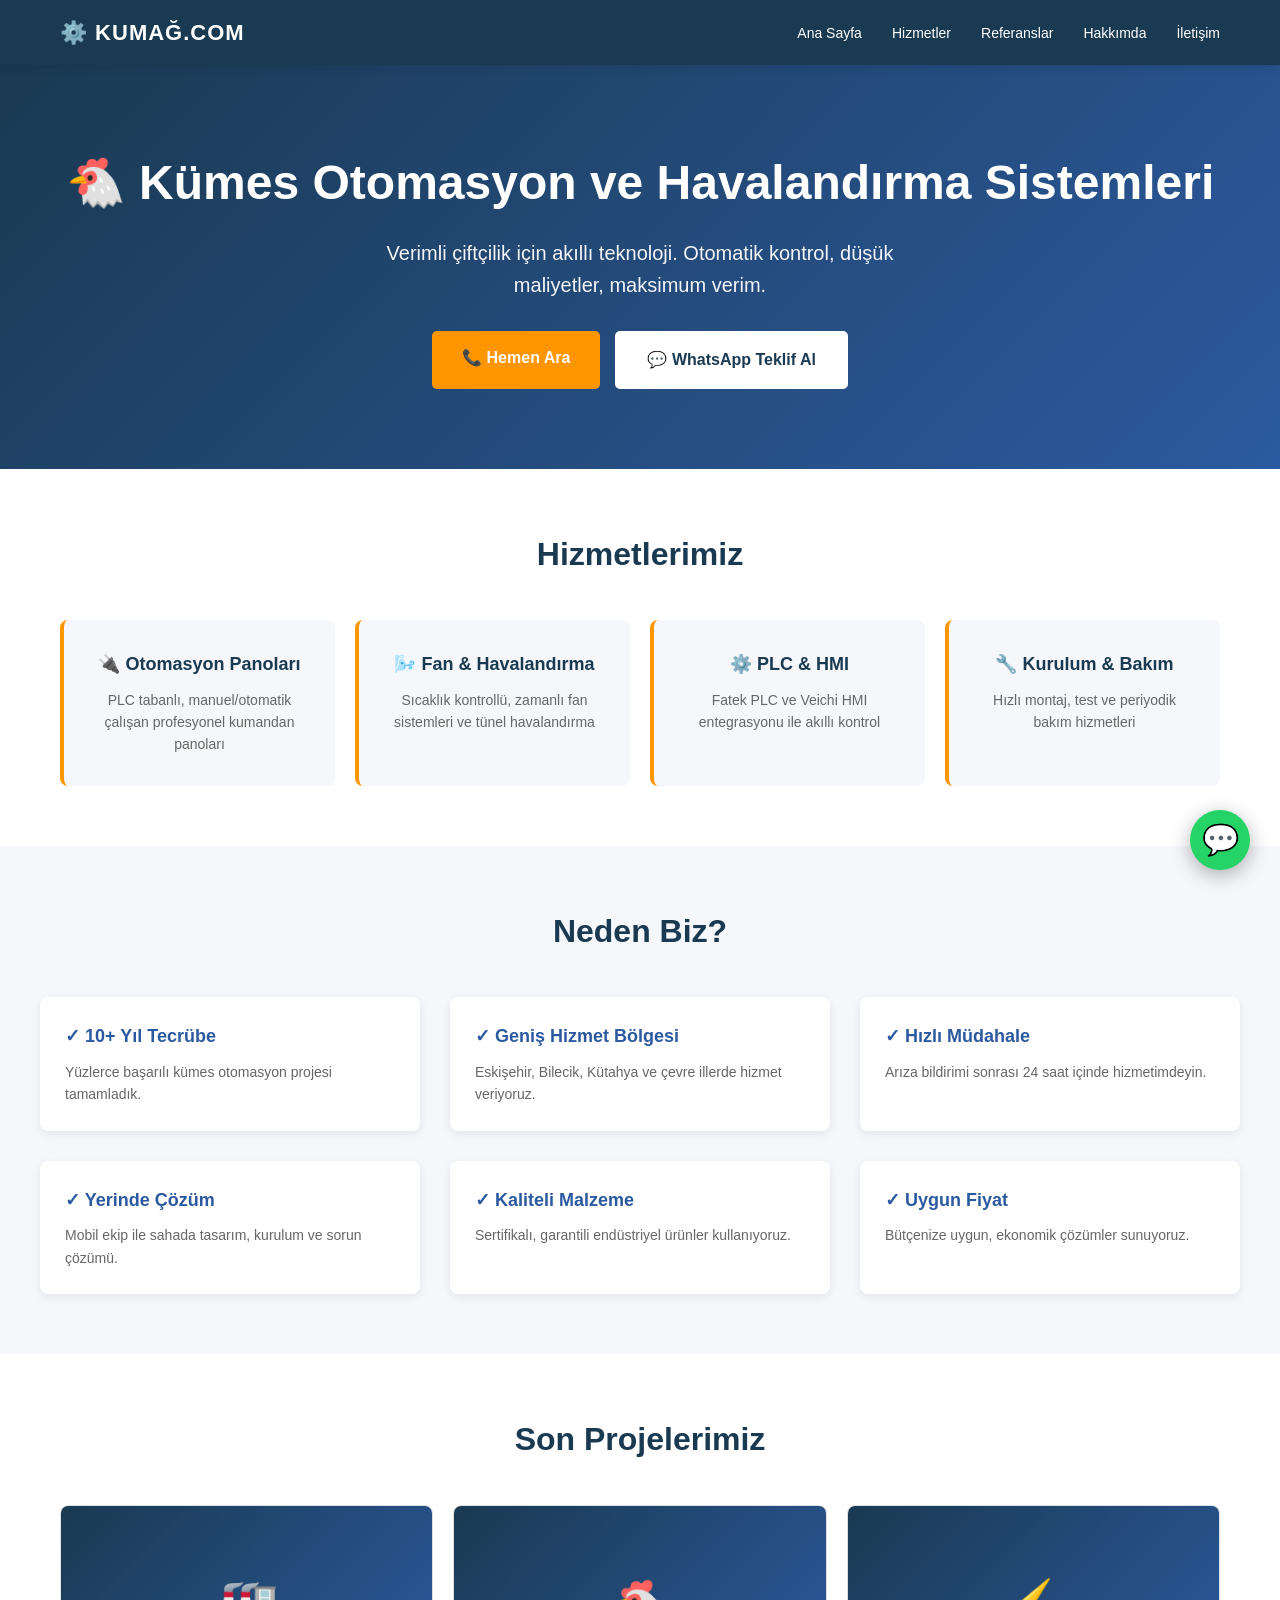
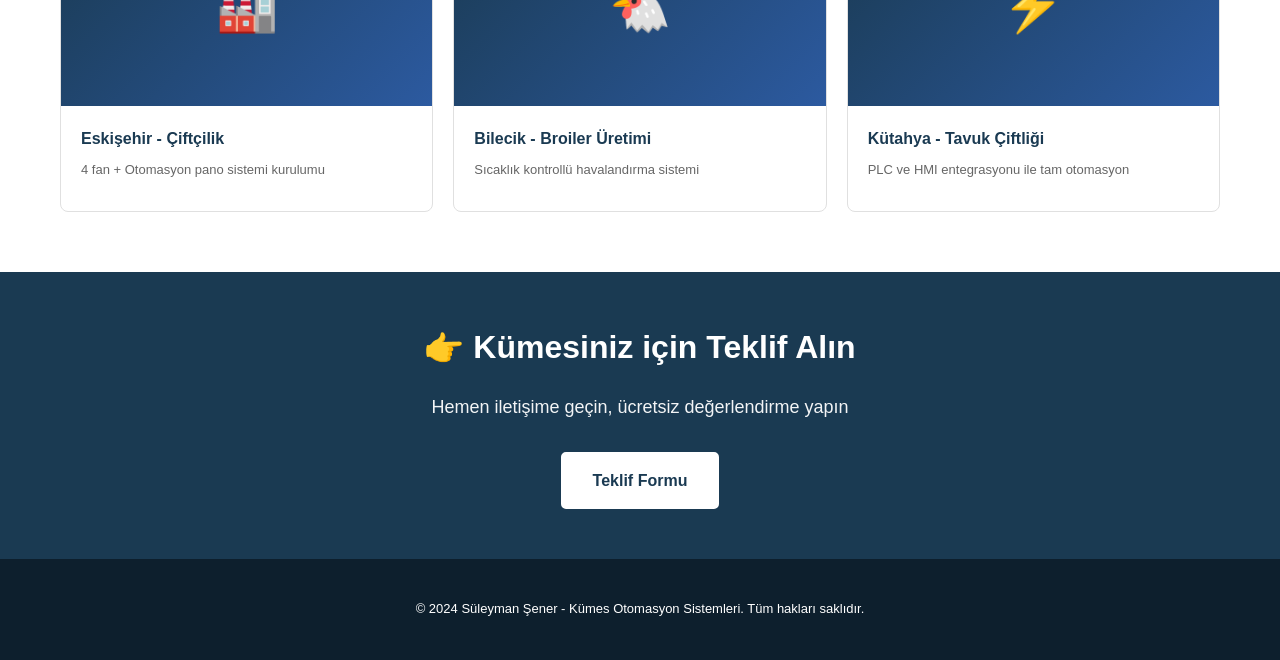
<file: index.html>
<!DOCTYPE html>
<html lang="tr">
<head>
    <meta charset="UTF-8">
    <meta name="viewport" content="width=device-width, initial-scale=1.0">
    <title>Kümes Otomasyon ve Havalandırma Sistemleri | Süleyman Şener</title>
    <meta name="description" content="Profesyonel kümes otomasyon, fan kontrol ve havalandırma sistemleri. Eskişehir, Bilecik, Kütahya bölgesinde hizmet.">
    <meta name="keywords" content="kümes otomasyon, fan kontrol, havalandırma sistemi, PLC otomasyon, tavuk kümesi, Eskişehir">
    <style>
        * {
            margin: 0;
            padding: 0;
            box-sizing: border-box;
        }

        :root {
            --primary: #1a3a52;
            --secondary: #2c5aa0;
            --accent: #ff9500;
            --light: #f5f7fa;
            --text: #333;
            --border: #e0e0e0;
        }

        body {
            font-family: 'Segoe UI', Tahoma, Geneva, Verdana, sans-serif;
            color: var(--text);
            line-height: 1.6;
            background: #fff;
        }

        /* Header & Navigation */
        header {
            background: var(--primary);
            color: white;
            padding: 15px 0;
            position: sticky;
            top: 0;
            z-index: 100;
            box-shadow: 0 2px 10px rgba(0,0,0,0.1);
        }

        nav {
            max-width: 1200px;
            margin: 0 auto;
            display: flex;
            justify-content: space-between;
            align-items: center;
            padding: 0 20px;
        }

        .logo {
            font-size: 22px;
            font-weight: bold;
            letter-spacing: 1px;
        }

        nav ul {
            list-style: none;
            display: flex;
            gap: 30px;
        }

        nav a {
            color: white;
            text-decoration: none;
            font-size: 14px;
            font-weight: 500;
            transition: color 0.3s;
        }

        nav a:hover {
            color: var(--accent);
        }

        /* Responsive Menu */
        .menu-toggle {
            display: none;
            background: none;
            border: none;
            color: white;
            font-size: 24px;
            cursor: pointer;
        }

        @media (max-width: 768px) {
            nav ul {
                display: none;
                position: absolute;
                top: 60px;
                left: 0;
                right: 0;
                flex-direction: column;
                gap: 10px;
                background: var(--primary);
                padding: 20px;
            }

            nav ul.active {
                display: flex;
            }

            .menu-toggle {
                display: block;
            }
        }

        /* Hero Banner */
        .hero {
            background: linear-gradient(135deg, var(--primary) 0%, var(--secondary) 100%);
            color: white;
            padding: 80px 20px;
            text-align: center;
        }

        .hero h1 {
            font-size: 48px;
            margin-bottom: 15px;
            font-weight: 700;
        }

        .hero p {
            font-size: 20px;
            margin-bottom: 30px;
            opacity: 0.95;
            max-width: 600px;
            margin-left: auto;
            margin-right: auto;
        }

        .hero-buttons {
            display: flex;
            gap: 15px;
            justify-content: center;
            flex-wrap: wrap;
        }

        .btn {
            padding: 14px 30px;
            font-size: 16px;
            font-weight: 600;
            border: none;
            border-radius: 5px;
            cursor: pointer;
            text-decoration: none;
            display: inline-block;
            transition: all 0.3s;
        }

        .btn-primary {
            background: var(--accent);
            color: white;
        }

        .btn-primary:hover {
            background: #ff8500;
            transform: translateY(-2px);
            box-shadow: 0 5px 15px rgba(255, 149, 0, 0.3);
        }

        .btn-secondary {
            background: white;
            color: var(--primary);
            border: 2px solid white;
        }

        .btn-secondary:hover {
            background: transparent;
            color: white;
        }

        @media (max-width: 768px) {
            .hero h1 {
                font-size: 32px;
            }

            .hero p {
                font-size: 16px;
            }

            .hero {
                padding: 50px 20px;
            }
        }

        /* Quick Intro Section */
        .quick-intro {
            max-width: 1200px;
            margin: 60px auto;
            padding: 0 20px;
        }

        .quick-intro h2 {
            text-align: center;
            font-size: 32px;
            margin-bottom: 40px;
            color: var(--primary);
        }

        .intro-grid {
            display: grid;
            grid-template-columns: repeat(auto-fit, minmax(250px, 1fr));
            gap: 20px;
        }

        .intro-card {
            background: var(--light);
            padding: 30px;
            border-radius: 8px;
            border-left: 4px solid var(--accent);
            text-align: center;
            transition: transform 0.3s, box-shadow 0.3s;
        }

        .intro-card:hover {
            transform: translateY(-5px);
            box-shadow: 0 10px 25px rgba(0,0,0,0.1);
        }

        .intro-card h3 {
            color: var(--primary);
            margin-bottom: 10px;
            font-size: 18px;
        }

        .intro-card p {
            font-size: 14px;
            color: #666;
        }

        /* Why Us Section */
        .why-us {
            background: var(--light);
            padding: 60px 20px;
            margin: 60px 0;
        }

        .why-us-content {
            max-width: 1200px;
            margin: 0 auto;
        }

        .why-us h2 {
            color: var(--primary);
            font-size: 32px;
            margin-bottom: 40px;
            text-align: center;
        }

        .why-us-grid {
            display: grid;
            grid-template-columns: repeat(auto-fit, minmax(280px, 1fr));
            gap: 30px;
        }

        .why-us-item {
            background: white;
            padding: 25px;
            border-radius: 8px;
            box-shadow: 0 3px 10px rgba(0,0,0,0.08);
        }

        .why-us-item h3 {
            color: var(--secondary);
            margin-bottom: 10px;
            font-size: 18px;
        }

        .why-us-item p {
            color: #666;
            font-size: 14px;
        }

        /* References Preview */
        .references {
            max-width: 1200px;
            margin: 60px auto;
            padding: 0 20px;
        }

        .references h2 {
            color: var(--primary);
            font-size: 32px;
            text-align: center;
            margin-bottom: 40px;
        }

        .references-grid {
            display: grid;
            grid-template-columns: repeat(auto-fit, minmax(250px, 1fr));
            gap: 20px;
        }

        .ref-card {
            background: white;
            border: 1px solid var(--border);
            border-radius: 8px;
            overflow: hidden;
            transition: transform 0.3s, box-shadow 0.3s;
        }

        .ref-card:hover {
            transform: translateY(-5px);
            box-shadow: 0 10px 25px rgba(0,0,0,0.15);
        }

        .ref-image {
            width: 100%;
            height: 200px;
            background: linear-gradient(135deg, var(--primary), var(--secondary));
            display: flex;
            align-items: center;
            justify-content: center;
            color: white;
            font-size: 50px;
        }

        .ref-content {
            padding: 20px;
        }

        .ref-content h3 {
            color: var(--primary);
            margin-bottom: 8px;
            font-size: 16px;
        }

        .ref-content p {
            color: #666;
            font-size: 13px;
            margin-bottom: 10px;
        }

        /* CTA Section */
        .cta {
            background: var(--primary);
            color: white;
            padding: 50px 20px;
            text-align: center;
            margin: 60px 0 0 0;
        }

        .cta h2 {
            font-size: 32px;
            margin-bottom: 20px;
        }

        .cta p {
            font-size: 18px;
            margin-bottom: 30px;
            opacity: 0.95;
        }

        /* Footer */
        footer {
            background: #0d1f2d;
            color: white;
            padding: 40px 20px;
            text-align: center;
            font-size: 13px;
        }

        /* WhatsApp Button */
        .whatsapp-btn {
            position: fixed;
            bottom: 30px;
            right: 30px;
            width: 60px;
            height: 60px;
            background: #25d366;
            border-radius: 50%;
            display: flex;
            align-items: center;
            justify-content: center;
            font-size: 30px;
            color: white;
            text-decoration: none;
            z-index: 999;
            box-shadow: 0 5px 20px rgba(0,0,0,0.3);
            transition: all 0.3s;
        }

        .whatsapp-btn:hover {
            transform: scale(1.1);
            box-shadow: 0 8px 25px rgba(37, 211, 102, 0.4);
        }

        @media (max-width: 768px) {
            .whatsapp-btn {
                bottom: 20px;
                right: 20px;
                width: 50px;
                height: 50px;
                font-size: 24px;
            }
        }
    </style>
</head>
<body>
    <!-- Header -->
    <header>
        <nav>
            <div class="logo">⚙️ KUMAĞ.COM</div>
            <ul id="menu">
                <li><a href="index.html">Ana Sayfa</a></li>
                <li><a href="hizmetler.html">Hizmetler</a></li>
                <li><a href="referanslar.html">Referanslar</a></li>
                <li><a href="hakkimda.html">Hakkımda</a></li>
                <li><a href="iletisim.html">İletişim</a></li>
            </ul>
            <button class="menu-toggle" id="menuToggle">☰</button>
        </nav>
    </header>

    <!-- Hero Banner -->
    <section class="hero">
        <h1>🐔 Kümes Otomasyon ve Havalandırma Sistemleri</h1>
        <p>Verimli çiftçilik için akıllı teknoloji. Otomatik kontrol, düşük maliyetler, maksimum verim.</p>
        <div class="hero-buttons">
            <a href="tel:+905xxxxxxxxx" class="btn btn-primary">📞 Hemen Ara</a>
            <a href="https://wa.me/905xxxxxxxxx?text=Merhaba,%20kümesiniz%20için%20teklif%20almak%20istiyorum." class="btn btn-secondary">💬 WhatsApp Teklif Al</a>
        </div>
    </section>

    <!-- Quick Intro -->
    <section class="quick-intro">
        <h2>Hizmetlerimiz</h2>
        <div class="intro-grid">
            <div class="intro-card">
                <h3>🔌 Otomasyon Panoları</h3>
                <p>PLC tabanlı, manuel/otomatik çalışan profesyonel kumandan panoları</p>
            </div>
            <div class="intro-card">
                <h3>🌬️ Fan & Havalandırma</h3>
                <p>Sıcaklık kontrollü, zamanlı fan sistemleri ve tünel havalandırma</p>
            </div>
            <div class="intro-card">
                <h3>⚙️ PLC & HMI</h3>
                <p>Fatek PLC ve Veichi HMI entegrasyonu ile akıllı kontrol</p>
            </div>
            <div class="intro-card">
                <h3>🔧 Kurulum & Bakım</h3>
                <p>Hızlı montaj, test ve periyodik bakım hizmetleri</p>
            </div>
        </div>
    </section>

    <!-- Why Us -->
    <section class="why-us">
        <div class="why-us-content">
            <h2>Neden Biz?</h2>
            <div class="why-us-grid">
                <div class="why-us-item">
                    <h3>✓ 10+ Yıl Tecrübe</h3>
                    <p>Yüzlerce başarılı kümes otomasyon projesi tamamladık.</p>
                </div>
                <div class="why-us-item">
                    <h3>✓ Geniş Hizmet Bölgesi</h3>
                    <p>Eskişehir, Bilecik, Kütahya ve çevre illerde hizmet veriyoruz.</p>
                </div>
                <div class="why-us-item">
                    <h3>✓ Hızlı Müdahale</h3>
                    <p>Arıza bildirimi sonrası 24 saat içinde hizmetimdeyin.</p>
                </div>
                <div class="why-us-item">
                    <h3>✓ Yerinde Çözüm</h3>
                    <p>Mobil ekip ile sahada tasarım, kurulum ve sorun çözümü.</p>
                </div>
                <div class="why-us-item">
                    <h3>✓ Kaliteli Malzeme</h3>
                    <p>Sertifikalı, garantili endüstriyel ürünler kullanıyoruz.</p>
                </div>
                <div class="why-us-item">
                    <h3>✓ Uygun Fiyat</h3>
                    <p>Bütçenize uygun, ekonomik çözümler sunuyoruz.</p>
                </div>
            </div>
        </div>
    </section>

    <!-- References Preview -->
    <section class="references">
        <h2>Son Projelerimiz</h2>
        <div class="references-grid">
            <div class="ref-card">
                <div class="ref-image">🏭</div>
                <div class="ref-content">
                    <h3>Eskişehir - Çiftçilik</h3>
                    <p>4 fan + Otomasyon pano sistemi kurulumu</p>
                </div>
            </div>
            <div class="ref-card">
                <div class="ref-image">🐔</div>
                <div class="ref-content">
                    <h3>Bilecik - Broiler Üretimi</h3>
                    <p>Sıcaklık kontrollü havalandırma sistemi</p>
                </div>
            </div>
            <div class="ref-card">
                <div class="ref-image">⚡</div>
                <div class="ref-content">
                    <h3>Kütahya - Tavuk Çiftliği</h3>
                    <p>PLC ve HMI entegrasyonu ile tam otomasyon</p>
                </div>
            </div>
        </div>
    </section>

    <!-- CTA Section -->
    <section class="cta">
        <h2>👉 Kümesiniz için Teklif Alın</h2>
        <p>Hemen iletişime geçin, ücretsiz değerlendirme yapın</p>
        <a href="iletisim.html" class="btn btn-secondary" style="border-color: white; color: var(--primary); background: white;">Teklif Formu</a>
    </section>

    <!-- Footer -->
    <footer>
        <p>&copy; 2024 Süleyman Şener - Kümes Otomasyon Sistemleri. Tüm hakları saklıdır.</p>
    </footer>

    <!-- WhatsApp Button -->
    <a href="https://wa.me/905xxxxxxxxx?text=Merhaba,%20kümesiniz%20için%20teklif%20almak%20istiyorum." class="whatsapp-btn" title="WhatsApp ile Teklif Al">💬</a>

    <script>
        // Mobile Menu Toggle
        document.getElementById('menuToggle').addEventListener('click', function() {
            document.getElementById('menu').classList.toggle('active');
        });

        // Close menu when link clicked
        document.querySelectorAll('#menu a').forEach(link => {
            link.addEventListener('click', function() {
                document.getElementById('menu').classList.remove('active');
            });
        });
    </script>
</body>
</html>
</file>
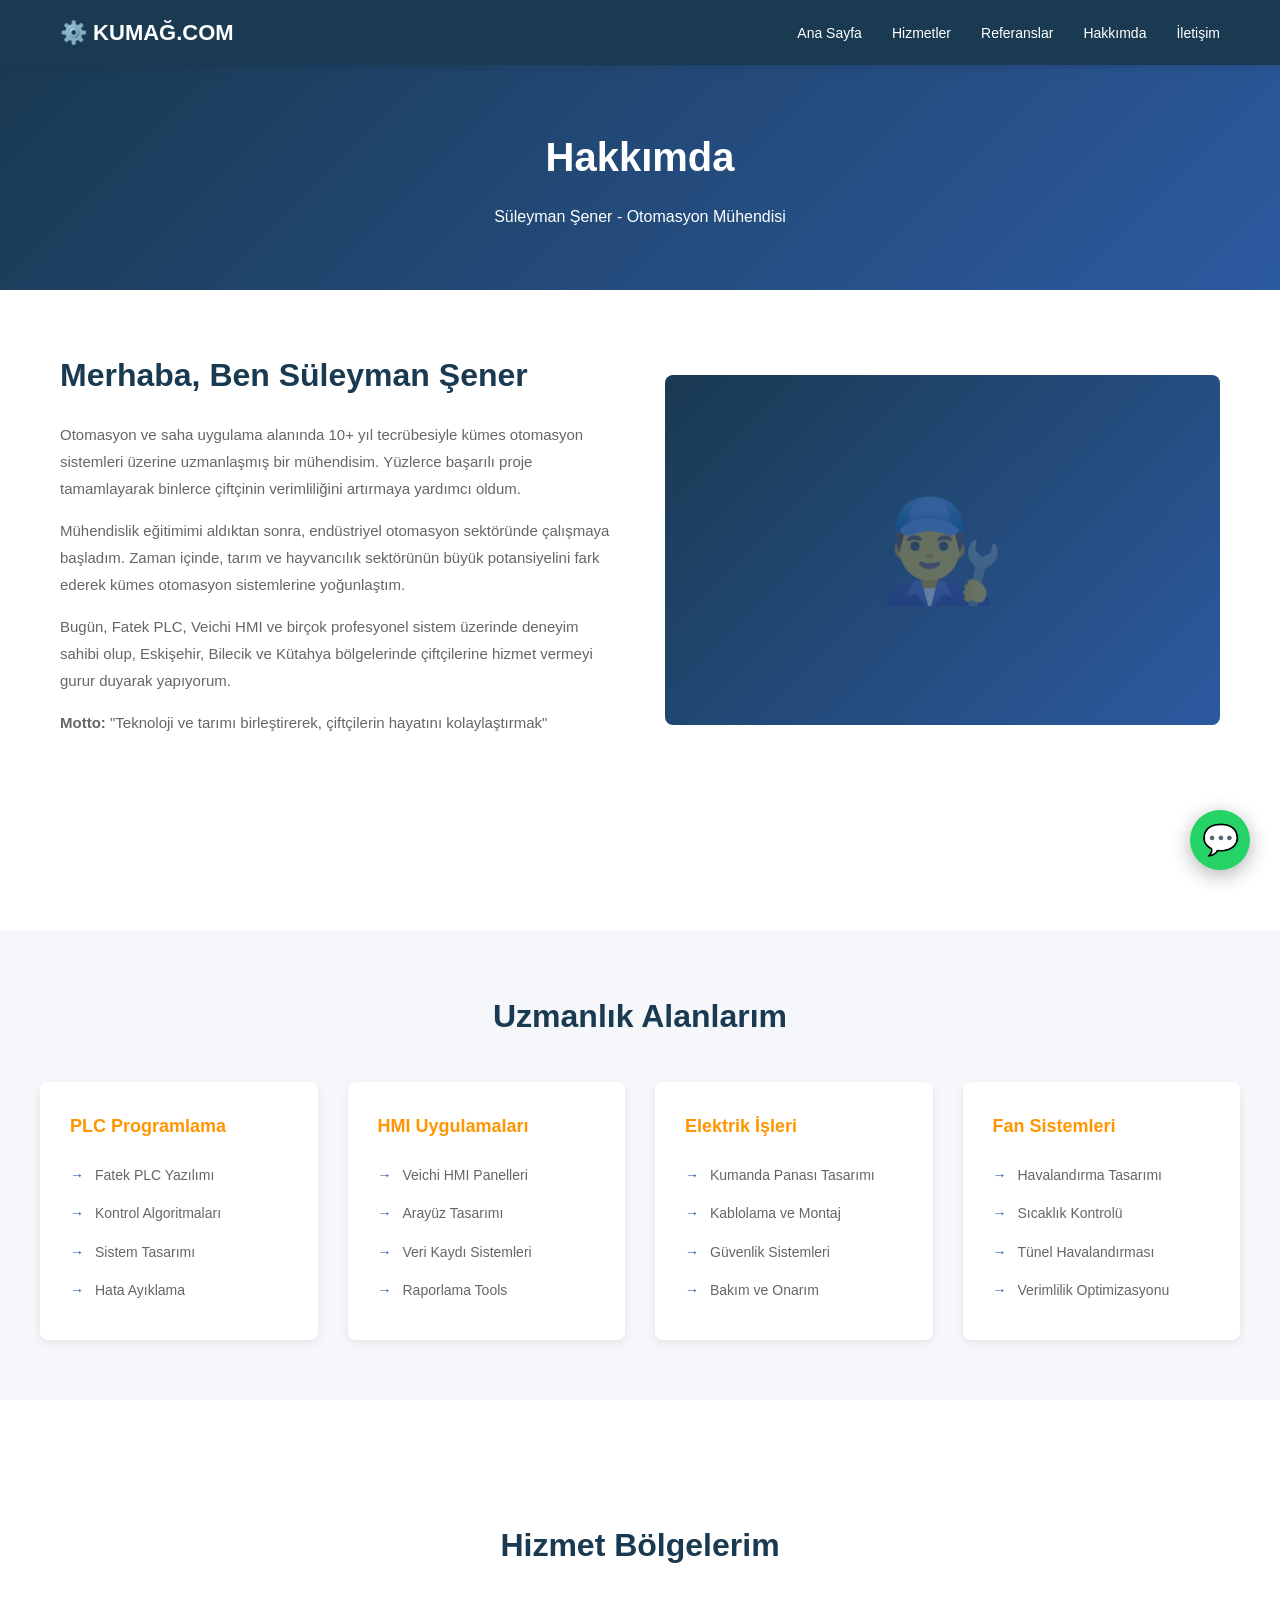
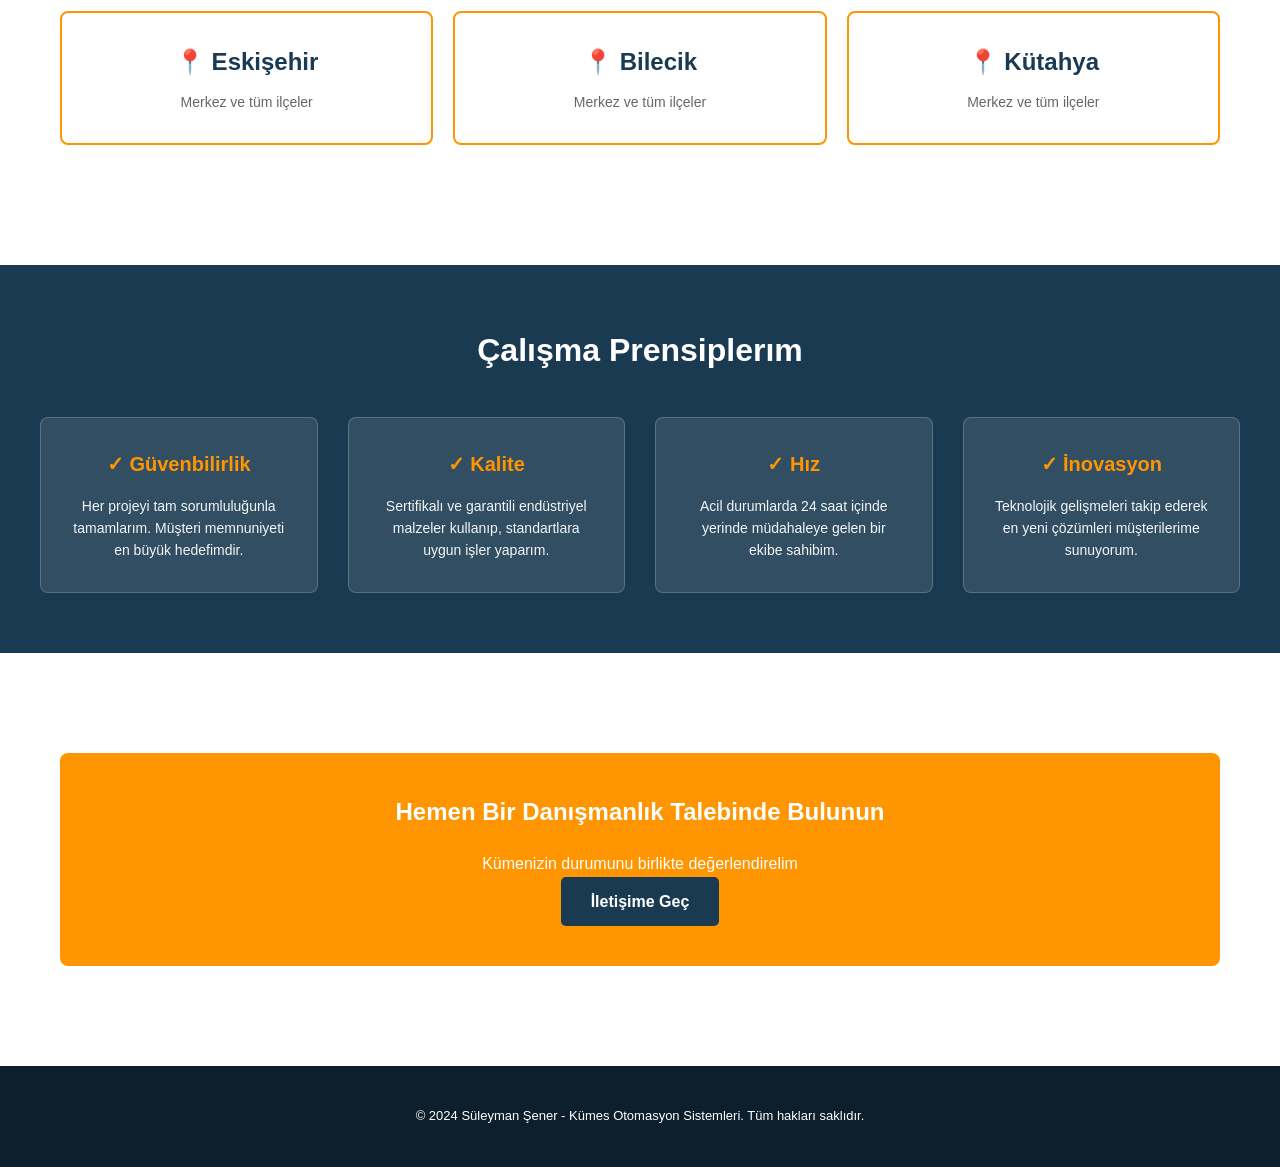
<file: hakkimda.html>
<!DOCTYPE html>
<html lang="tr">
<head>
    <meta charset="UTF-8">
    <meta name="viewport" content="width=device-width, initial-scale=1.0">
    <title>Hakkımda | Süleyman Şener - Otomasyon Mühendisi</title>
    <meta name="description" content="Süleyman Şener - Otomasyon ve saha uygulama mühendisi. 10+ yıl tecrübe ile kümes otomasyon sistemleri.">
    <style>
        * {
            margin: 0;
            padding: 0;
            box-sizing: border-box;
        }

        :root {
            --primary: #1a3a52;
            --secondary: #2c5aa0;
            --accent: #ff9500;
            --light: #f5f7fa;
            --text: #333;
        }

        body {
            font-family: 'Segoe UI', Tahoma, Geneva, Verdana, sans-serif;
            color: var(--text);
            line-height: 1.6;
            background: #fff;
        }

        /* Header */
        header {
            background: var(--primary);
            color: white;
            padding: 15px 0;
            position: sticky;
            top: 0;
            z-index: 100;
            box-shadow: 0 2px 10px rgba(0,0,0,0.1);
        }

        nav {
            max-width: 1200px;
            margin: 0 auto;
            display: flex;
            justify-content: space-between;
            align-items: center;
            padding: 0 20px;
        }

        .logo {
            font-size: 22px;
            font-weight: bold;
        }

        nav ul {
            list-style: none;
            display: flex;
            gap: 30px;
        }

        nav a {
            color: white;
            text-decoration: none;
            font-size: 14px;
            font-weight: 500;
            transition: color 0.3s;
        }

        nav a:hover {
            color: var(--accent);
        }

        .menu-toggle {
            display: none;
            background: none;
            border: none;
            color: white;
            font-size: 24px;
            cursor: pointer;
        }

        @media (max-width: 768px) {
            nav ul {
                display: none;
                position: absolute;
                top: 60px;
                left: 0;
                right: 0;
                flex-direction: column;
                gap: 10px;
                background: var(--primary);
                padding: 20px;
            }

            nav ul.active {
                display: flex;
            }

            .menu-toggle {
                display: block;
            }
        }

        /* Page Header */
        .page-header {
            background: linear-gradient(135deg, var(--primary), var(--secondary));
            color: white;
            padding: 60px 20px;
            text-align: center;
        }

        .page-header h1 {
            font-size: 40px;
            margin-bottom: 15px;
        }

        /* About Section */
        .about {
            max-width: 1200px;
            margin: 0 auto;
            padding: 60px 20px;
        }

        .about-content {
            display: grid;
            grid-template-columns: 1fr 1fr;
            gap: 50px;
            align-items: center;
            margin-bottom: 60px;
        }

        .about-text h2 {
            color: var(--primary);
            font-size: 32px;
            margin-bottom: 20px;
        }

        .about-text p {
            color: #666;
            margin-bottom: 15px;
            font-size: 15px;
            line-height: 1.8;
        }

        .about-image {
            width: 100%;
            height: 350px;
            background: linear-gradient(135deg, var(--primary), var(--secondary));
            border-radius: 8px;
            display: flex;
            align-items: center;
            justify-content: center;
            font-size: 100px;
            color: rgba(255,255,255,0.3);
        }

        @media (max-width: 768px) {
            .about-content {
                grid-template-columns: 1fr;
                gap: 30px;
            }

            .about-image {
                height: 250px;
            }
        }

        /* Expertise Section */
        .expertise {
            background: var(--light);
            padding: 60px 20px;
            margin: 60px 0;
        }

        .expertise-container {
            max-width: 1200px;
            margin: 0 auto;
        }

        .expertise h2 {
            color: var(--primary);
            font-size: 32px;
            text-align: center;
            margin-bottom: 40px;
        }

        .expertise-grid {
            display: grid;
            grid-template-columns: repeat(auto-fit, minmax(250px, 1fr));
            gap: 30px;
        }

        .expertise-card {
            background: white;
            padding: 30px;
            border-radius: 8px;
            box-shadow: 0 3px 10px rgba(0,0,0,0.08);
        }

        .expertise-card h3 {
            color: var(--accent);
            margin-bottom: 15px;
            font-size: 18px;
        }

        .expertise-card ul {
            list-style: none;
        }

        .expertise-card ul li {
            padding: 8px 0;
            padding-left: 25px;
            position: relative;
            font-size: 14px;
            color: #666;
        }

        .expertise-card ul li:before {
            content: "→";
            position: absolute;
            left: 0;
            color: var(--secondary);
            font-weight: bold;
        }

        /* Service Areas */
        .service-areas {
            max-width: 1200px;
            margin: 0 auto;
            padding: 60px 20px;
        }

        .service-areas h2 {
            color: var(--primary);
            font-size: 32px;
            text-align: center;
            margin-bottom: 40px;
        }

        .areas-grid {
            display: grid;
            grid-template-columns: repeat(auto-fit, minmax(200px, 1fr));
            gap: 20px;
        }

        .area-card {
            background: white;
            border: 2px solid var(--accent);
            padding: 30px;
            border-radius: 8px;
            text-align: center;
        }

        .area-card h3 {
            color: var(--primary);
            font-size: 24px;
            margin-bottom: 10px;
        }

        .area-card p {
            color: #666;
            font-size: 14px;
        }

        /* Values */
        .values {
            background: var(--primary);
            color: white;
            padding: 60px 20px;
            margin: 60px 0 0 0;
        }

        .values-container {
            max-width: 1200px;
            margin: 0 auto;
        }

        .values h2 {
            text-align: center;
            font-size: 32px;
            margin-bottom: 40px;
        }

        .values-grid {
            display: grid;
            grid-template-columns: repeat(auto-fit, minmax(250px, 1fr));
            gap: 30px;
        }

        .value-card {
            background: rgba(255,255,255,0.1);
            padding: 30px;
            border-radius: 8px;
            text-align: center;
            border: 1px solid rgba(255,255,255,0.2);
        }

        .value-card h3 {
            color: var(--accent);
            margin-bottom: 15px;
            font-size: 20px;
        }

        .value-card p {
            opacity: 0.95;
            font-size: 14px;
        }

        /* CTA */
        .cta {
            background: var(--accent);
            color: white;
            padding: 40px 20px;
            text-align: center;
            border-radius: 8px;
            margin: 40px 0;
        }

        .cta h2 {
            margin-bottom: 20px;
            font-size: 24px;
        }

        .btn {
            display: inline-block;
            padding: 12px 30px;
            background: var(--primary);
            color: white;
            text-decoration: none;
            border-radius: 5px;
            font-weight: 600;
            transition: all 0.3s;
            border: none;
            cursor: pointer;
        }

        .btn:hover {
            background: #0d1f2d;
            transform: translateY(-2px);
        }

        /* Footer */
        footer {
            background: #0d1f2d;
            color: white;
            padding: 40px 20px;
            text-align: center;
            font-size: 13px;
        }

        /* WhatsApp Button */
        .whatsapp-btn {
            position: fixed;
            bottom: 30px;
            right: 30px;
            width: 60px;
            height: 60px;
            background: #25d366;
            border-radius: 50%;
            display: flex;
            align-items: center;
            justify-content: center;
            font-size: 30px;
            color: white;
            text-decoration: none;
            z-index: 999;
            box-shadow: 0 5px 20px rgba(0,0,0,0.3);
            transition: all 0.3s;
        }

        .whatsapp-btn:hover {
            transform: scale(1.1);
        }
    </style>
</head>
<body>
    <!-- Header -->
    <header>
        <nav>
            <div class="logo">⚙️ KUMAĞ.COM</div>
            <ul id="menu">
                <li><a href="index.html">Ana Sayfa</a></li>
                <li><a href="hizmetler.html">Hizmetler</a></li>
                <li><a href="referanslar.html">Referanslar</a></li>
                <li><a href="hakkimda.html">Hakkımda</a></li>
                <li><a href="iletisim.html">İletişim</a></li>
            </ul>
            <button class="menu-toggle" id="menuToggle">☰</button>
        </nav>
    </header>

    <!-- Page Header -->
    <section class="page-header">
        <h1>Hakkımda</h1>
        <p>Süleyman Şener - Otomasyon Mühendisi</p>
    </section>

    <!-- About -->
    <section class="about">
        <div class="about-content">
            <div class="about-text">
                <h2>Merhaba, Ben Süleyman Şener</h2>
                <p>
                    Otomasyon ve saha uygulama alanında 10+ yıl tecrübesiyle kümes otomasyon sistemleri üzerine uzmanlaşmış bir mühendisim. 
                    Yüzlerce başarılı proje tamamlayarak binlerce çiftçinin verimliliğini artırmaya yardımcı oldum.
                </p>
                <p>
                    Mühendislik eğitimimi aldıktan sonra, endüstriyel otomasyon sektöründe çalışmaya başladım. 
                    Zaman içinde, tarım ve hayvancılık sektörünün büyük potansiyelini fark ederek kümes otomasyon sistemlerine yoğunlaştım.
                </p>
                <p>
                    Bugün, Fatek PLC, Veichi HMI ve birçok profesyonel sistem üzerinde deneyim sahibi olup, 
                    Eskişehir, Bilecik ve Kütahya bölgelerinde çiftçilerine hizmet vermeyi gurur duyarak yapıyorum.
                </p>
                <p>
                    <strong>Motto:</strong> "Teknoloji ve tarımı birleştirerek, çiftçilerin hayatını kolaylaştırmak"
                </p>
            </div>
            <div class="about-image">👨‍🔧</div>
        </div>
    </section>

    <!-- Expertise -->
    <section class="expertise">
        <div class="expertise-container">
            <h2>Uzmanlık Alanlarım</h2>
            <div class="expertise-grid">
                <div class="expertise-card">
                    <h3>PLC Programlama</h3>
                    <ul>
                        <li>Fatek PLC Yazılımı</li>
                        <li>Kontrol Algoritmaları</li>
                        <li>Sistem Tasarımı</li>
                        <li>Hata Ayıklama</li>
                    </ul>
                </div>
                <div class="expertise-card">
                    <h3>HMI Uygulamaları</h3>
                    <ul>
                        <li>Veichi HMI Panelleri</li>
                        <li>Arayüz Tasarımı</li>
                        <li>Veri Kaydı Sistemleri</li>
                        <li>Raporlama Tools</li>
                    </ul>
                </div>
                <div class="expertise-card">
                    <h3>Elektrik İşleri</h3>
                    <ul>
                        <li>Kumanda Panası Tasarımı</li>
                        <li>Kablolama ve Montaj</li>
                        <li>Güvenlik Sistemleri</li>
                        <li>Bakım ve Onarım</li>
                    </ul>
                </div>
                <div class="expertise-card">
                    <h3>Fan Sistemleri</h3>
                    <ul>
                        <li>Havalandırma Tasarımı</li>
                        <li>Sıcaklık Kontrolü</li>
                        <li>Tünel Havalandırması</li>
                        <li>Verimlilik Optimizasyonu</li>
                    </ul>
                </div>
            </div>
        </div>
    </section>

    <!-- Service Areas -->
    <section class="service-areas">
        <h2>Hizmet Bölgelerim</h2>
        <div class="areas-grid">
            <div class="area-card">
                <h3>📍 Eskişehir</h3>
                <p>Merkez ve tüm ilçeler</p>
            </div>
            <div class="area-card">
                <h3>📍 Bilecik</h3>
                <p>Merkez ve tüm ilçeler</p>
            </div>
            <div class="area-card">
                <h3>📍 Kütahya</h3>
                <p>Merkez ve tüm ilçeler</p>
            </div>
        </div>
    </section>

    <!-- Values -->
    <section class="values">
        <div class="values-container">
            <h2>Çalışma Prensiplerım</h2>
            <div class="values-grid">
                <div class="value-card">
                    <h3>✓ Güvenbilirlik</h3>
                    <p>Her projeyi tam sorumluluğunla tamamlarım. Müşteri memnuniyeti en büyük hedefimdir.</p>
                </div>
                <div class="value-card">
                    <h3>✓ Kalite</h3>
                    <p>Sertifikalı ve garantili endüstriyel malzeler kullanıp, standartlara uygun işler yaparım.</p>
                </div>
                <div class="value-card">
                    <h3>✓ Hız</h3>
                    <p>Acil durumlarda 24 saat içinde yerinde müdahaleye gelen bir ekibe sahibim.</p>
                </div>
                <div class="value-card">
                    <h3>✓ İnovasyon</h3>
                    <p>Teknolojik gelişmeleri takip ederek en yeni çözümleri müşterilerime sunuyorum.</p>
                </div>
            </div>
        </div>
    </section>

    <!-- CTA -->
    <section class="about">
        <div class="cta">
            <h2>Hemen Bir Danışmanlık Talebinde Bulunun</h2>
            <p>Kümenizin durumunu birlikte değerlendirelim</p>
            <a href="iletisim.html" class="btn">İletişime Geç</a>
        </div>
    </section>

    <!-- Footer -->
    <footer>
        <p>&copy; 2024 Süleyman Şener - Kümes Otomasyon Sistemleri. Tüm hakları saklıdır.</p>
    </footer>

    <!-- WhatsApp Button -->
    <a href="https://wa.me/905xxxxxxxxx?text=Merhaba%20Süleyman%20Bey,%20hakkınızı%20okudum,%20benim%20için%20çözüm%20sunabilir%20misiniz?" class="whatsapp-btn">💬</a>

    <script>
        document.getElementById('menuToggle').addEventListener('click', function() {
            document.getElementById('menu').classList.toggle('active');
        });

        document.querySelectorAll('#menu a').forEach(link => {
            link.addEventListener('click', function() {
                document.getElementById('menu').classList.remove('active');
            });
        });
    </script>
</body>
</html>
</file>
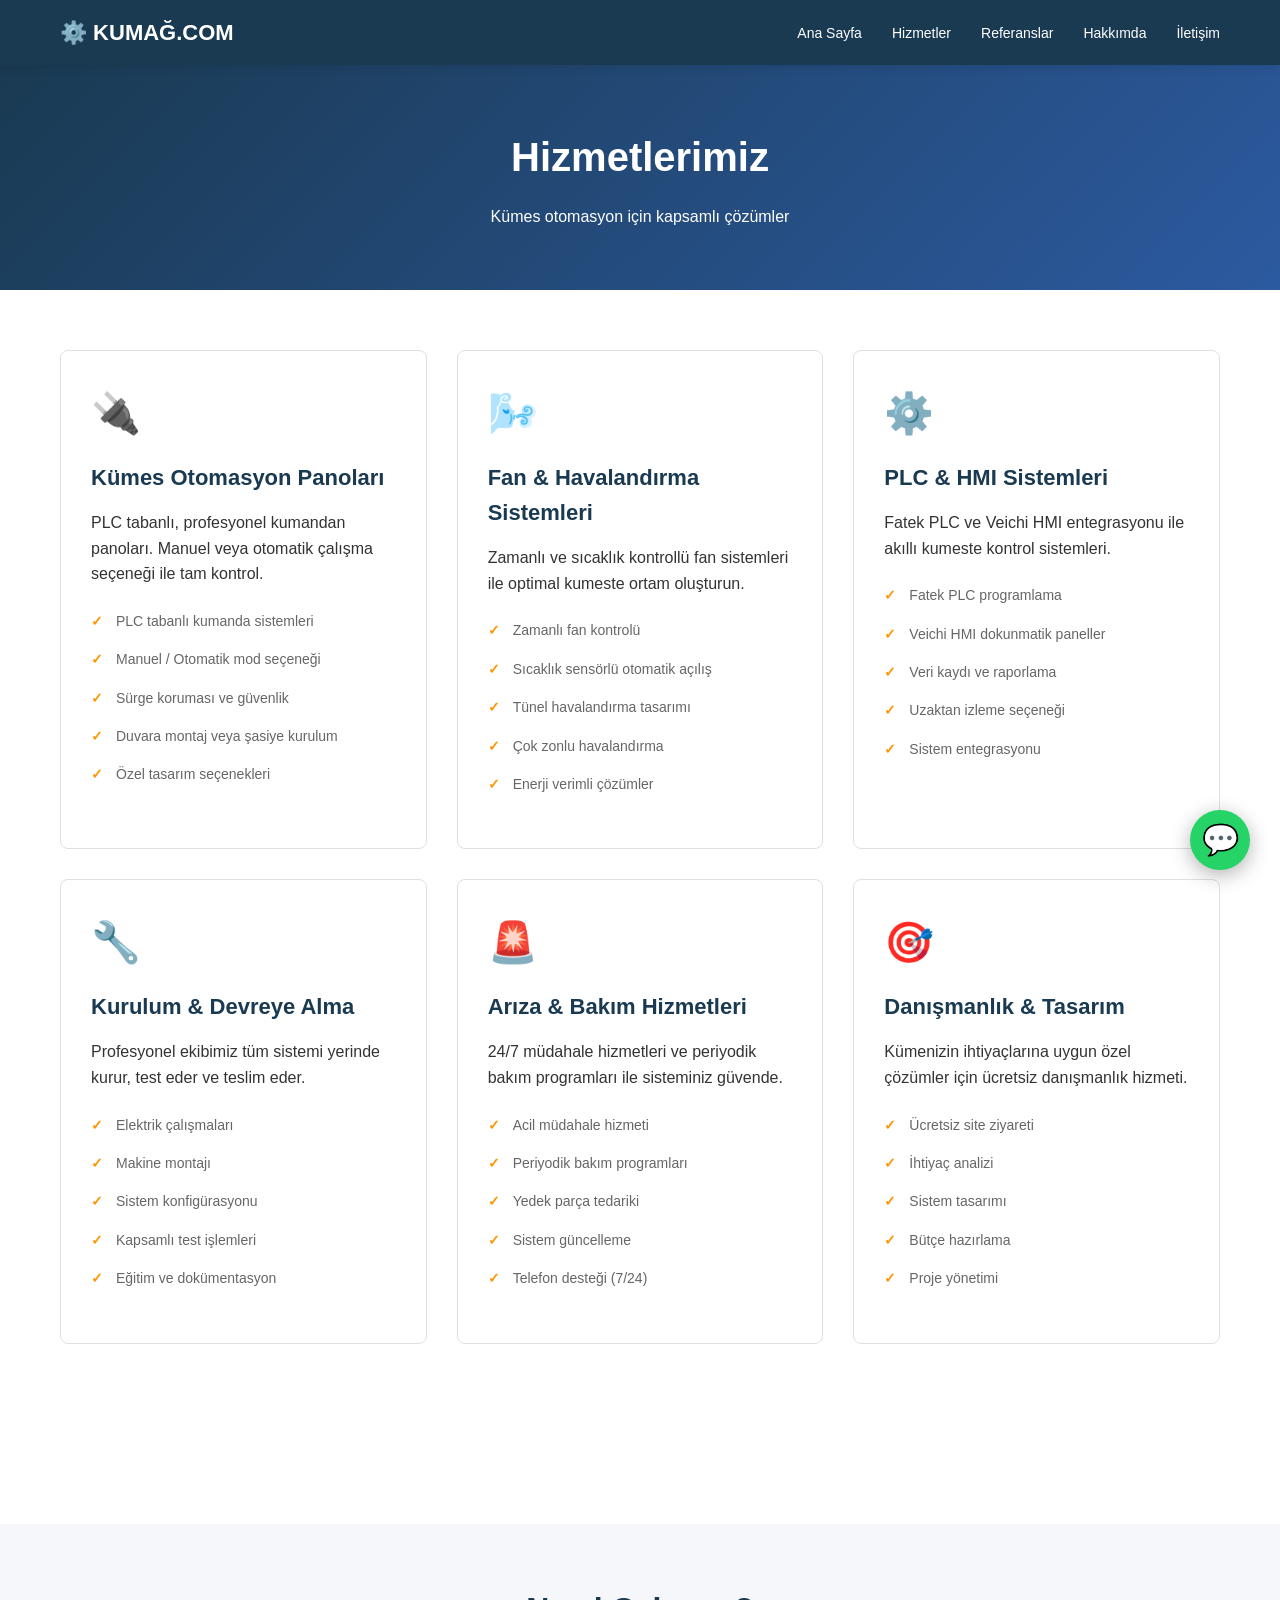
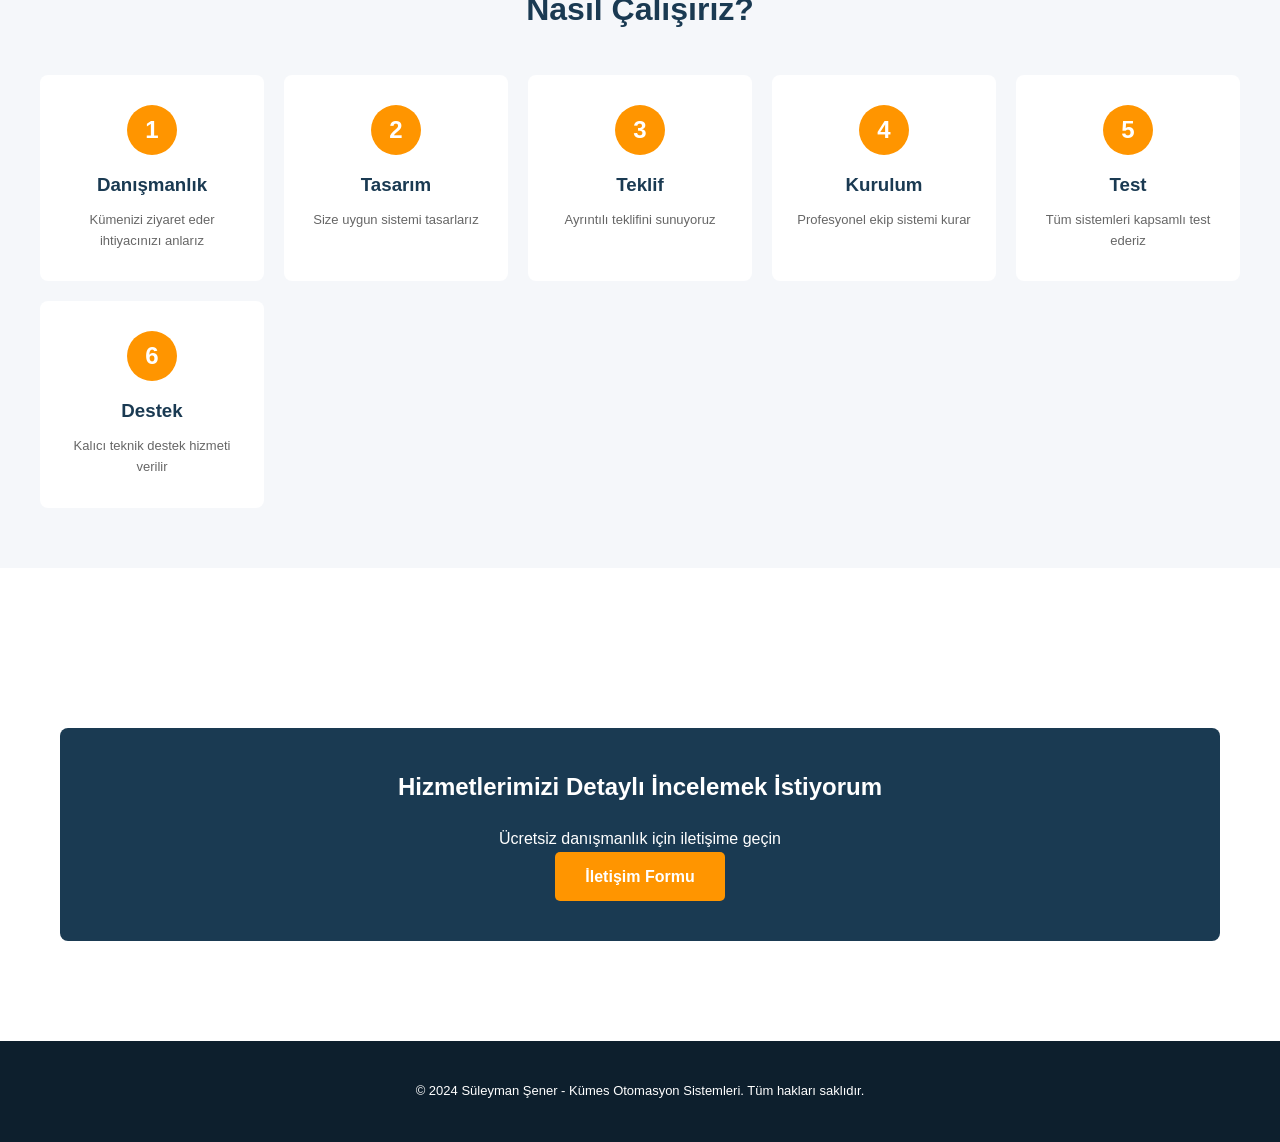
<file: hizmetler.html>
<!DOCTYPE html>
<html lang="tr">
<head>
    <meta charset="UTF-8">
    <meta name="viewport" content="width=device-width, initial-scale=1.0">
    <title>Hizmetler | Kümes Otomasyon Sistemleri</title>
    <meta name="description" content="Kümes otomasyon panoları, fan havalandırma, PLC/HMI sistemleri ve kurulum hizmetleri">
    <style>
        * {
            margin: 0;
            padding: 0;
            box-sizing: border-box;
        }

        :root {
            --primary: #1a3a52;
            --secondary: #2c5aa0;
            --accent: #ff9500;
            --light: #f5f7fa;
            --text: #333;
        }

        body {
            font-family: 'Segoe UI', Tahoma, Geneva, Verdana, sans-serif;
            color: var(--text);
            line-height: 1.6;
            background: #fff;
        }

        /* Header */
        header {
            background: var(--primary);
            color: white;
            padding: 15px 0;
            position: sticky;
            top: 0;
            z-index: 100;
            box-shadow: 0 2px 10px rgba(0,0,0,0.1);
        }

        nav {
            max-width: 1200px;
            margin: 0 auto;
            display: flex;
            justify-content: space-between;
            align-items: center;
            padding: 0 20px;
        }

        .logo {
            font-size: 22px;
            font-weight: bold;
        }

        nav ul {
            list-style: none;
            display: flex;
            gap: 30px;
        }

        nav a {
            color: white;
            text-decoration: none;
            font-size: 14px;
            font-weight: 500;
            transition: color 0.3s;
        }

        nav a:hover {
            color: var(--accent);
        }

        .menu-toggle {
            display: none;
            background: none;
            border: none;
            color: white;
            font-size: 24px;
            cursor: pointer;
        }

        @media (max-width: 768px) {
            nav ul {
                display: none;
                position: absolute;
                top: 60px;
                left: 0;
                right: 0;
                flex-direction: column;
                gap: 10px;
                background: var(--primary);
                padding: 20px;
            }

            nav ul.active {
                display: flex;
            }

            .menu-toggle {
                display: block;
            }
        }

        /* Page Header */
        .page-header {
            background: linear-gradient(135deg, var(--primary), var(--secondary));
            color: white;
            padding: 60px 20px;
            text-align: center;
        }

        .page-header h1 {
            font-size: 40px;
            margin-bottom: 15px;
        }

        /* Content */
        .container {
            max-width: 1200px;
            margin: 0 auto;
            padding: 60px 20px;
        }

        .services-grid {
            display: grid;
            grid-template-columns: repeat(auto-fit, minmax(300px, 1fr));
            gap: 30px;
            margin-bottom: 60px;
        }

        .service-card {
            background: white;
            border: 1px solid #e0e0e0;
            border-radius: 8px;
            padding: 30px;
            transition: all 0.3s;
        }

        .service-card:hover {
            box-shadow: 0 10px 30px rgba(0,0,0,0.15);
            transform: translateY(-5px);
            border-color: var(--accent);
        }

        .service-icon {
            font-size: 40px;
            margin-bottom: 15px;
        }

        .service-card h3 {
            color: var(--primary);
            margin-bottom: 15px;
            font-size: 22px;
        }

        .service-card ul {
            list-style: none;
            margin: 15px 0;
        }

        .service-card ul li {
            padding: 8px 0;
            padding-left: 25px;
            position: relative;
            font-size: 14px;
            color: #666;
        }

        .service-card ul li:before {
            content: "✓";
            position: absolute;
            left: 0;
            color: var(--accent);
            font-weight: bold;
        }

        /* Process Section */
        .process {
            background: var(--light);
            padding: 60px 20px;
            margin: 60px 0;
        }

        .process-container {
            max-width: 1200px;
            margin: 0 auto;
        }

        .process h2 {
            text-align: center;
            color: var(--primary);
            font-size: 32px;
            margin-bottom: 40px;
        }

        .process-steps {
            display: grid;
            grid-template-columns: repeat(auto-fit, minmax(200px, 1fr));
            gap: 20px;
        }

        .step {
            background: white;
            padding: 30px 20px;
            text-align: center;
            border-radius: 8px;
            position: relative;
        }

        .step-number {
            background: var(--accent);
            color: white;
            width: 50px;
            height: 50px;
            border-radius: 50%;
            display: flex;
            align-items: center;
            justify-content: center;
            font-size: 24px;
            font-weight: bold;
            margin: 0 auto 15px;
        }

        .step h3 {
            color: var(--primary);
            margin-bottom: 10px;
        }

        .step p {
            font-size: 13px;
            color: #666;
        }

        /* CTA */
        .cta {
            background: var(--primary);
            color: white;
            padding: 40px 20px;
            text-align: center;
            border-radius: 8px;
            margin: 40px 0;
        }

        .cta h2 {
            margin-bottom: 20px;
        }

        .btn {
            display: inline-block;
            padding: 12px 30px;
            background: var(--accent);
            color: white;
            text-decoration: none;
            border-radius: 5px;
            font-weight: 600;
            transition: all 0.3s;
            border: none;
            cursor: pointer;
        }

        .btn:hover {
            background: #ff8500;
            transform: translateY(-2px);
        }

        /* Footer */
        footer {
            background: #0d1f2d;
            color: white;
            padding: 40px 20px;
            text-align: center;
            font-size: 13px;
        }

        /* WhatsApp Button */
        .whatsapp-btn {
            position: fixed;
            bottom: 30px;
            right: 30px;
            width: 60px;
            height: 60px;
            background: #25d366;
            border-radius: 50%;
            display: flex;
            align-items: center;
            justify-content: center;
            font-size: 30px;
            color: white;
            text-decoration: none;
            z-index: 999;
            box-shadow: 0 5px 20px rgba(0,0,0,0.3);
            transition: all 0.3s;
        }

        .whatsapp-btn:hover {
            transform: scale(1.1);
        }
    </style>
</head>
<body>
    <!-- Header -->
    <header>
        <nav>
            <div class="logo">⚙️ KUMAĞ.COM</div>
            <ul id="menu">
                <li><a href="index.html">Ana Sayfa</a></li>
                <li><a href="hizmetler.html">Hizmetler</a></li>
                <li><a href="referanslar.html">Referanslar</a></li>
                <li><a href="hakkimda.html">Hakkımda</a></li>
                <li><a href="iletisim.html">İletişim</a></li>
            </ul>
            <button class="menu-toggle" id="menuToggle">☰</button>
        </nav>
    </header>

    <!-- Page Header -->
    <section class="page-header">
        <h1>Hizmetlerimiz</h1>
        <p>Kümes otomasyon için kapsamlı çözümler</p>
    </section>

    <!-- Services -->
    <section class="container">
        <div class="services-grid">
            <!-- Service 1 -->
            <div class="service-card">
                <div class="service-icon">🔌</div>
                <h3>Kümes Otomasyon Panoları</h3>
                <p>PLC tabanlı, profesyonel kumandan panoları. Manuel veya otomatik çalışma seçeneği ile tam kontrol.</p>
                <ul>
                    <li>PLC tabanlı kumanda sistemleri</li>
                    <li>Manuel / Otomatik mod seçeneği</li>
                    <li>Sürge koruması ve güvenlik</li>
                    <li>Duvara montaj veya şasiye kurulum</li>
                    <li>Özel tasarım seçenekleri</li>
                </ul>
            </div>

            <!-- Service 2 -->
            <div class="service-card">
                <div class="service-icon">🌬️</div>
                <h3>Fan & Havalandırma Sistemleri</h3>
                <p>Zamanlı ve sıcaklık kontrollü fan sistemleri ile optimal kumeste ortam oluşturun.</p>
                <ul>
                    <li>Zamanlı fan kontrolü</li>
                    <li>Sıcaklık sensörlü otomatik açılış</li>
                    <li>Tünel havalandırma tasarımı</li>
                    <li>Çok zonlu havalandırma</li>
                    <li>Enerji verimli çözümler</li>
                </ul>
            </div>

            <!-- Service 3 -->
            <div class="service-card">
                <div class="service-icon">⚙️</div>
                <h3>PLC & HMI Sistemleri</h3>
                <p>Fatek PLC ve Veichi HMI entegrasyonu ile akıllı kumeste kontrol sistemleri.</p>
                <ul>
                    <li>Fatek PLC programlama</li>
                    <li>Veichi HMI dokunmatik paneller</li>
                    <li>Veri kaydı ve raporlama</li>
                    <li>Uzaktan izleme seçeneği</li>
                    <li>Sistem entegrasyonu</li>
                </ul>
            </div>

            <!-- Service 4 -->
            <div class="service-card">
                <div class="service-icon">🔧</div>
                <h3>Kurulum & Devreye Alma</h3>
                <p>Profesyonel ekibimiz tüm sistemi yerinde kurur, test eder ve teslim eder.</p>
                <ul>
                    <li>Elektrik çalışmaları</li>
                    <li>Makine montajı</li>
                    <li>Sistem konfigürasyonu</li>
                    <li>Kapsamlı test işlemleri</li>
                    <li>Eğitim ve dokümentasyon</li>
                </ul>
            </div>

            <!-- Service 5 -->
            <div class="service-card">
                <div class="service-icon">🚨</div>
                <h3>Arıza & Bakım Hizmetleri</h3>
                <p>24/7 müdahale hizmetleri ve periyodik bakım programları ile sisteminiz güvende.</p>
                <ul>
                    <li>Acil müdahale hizmeti</li>
                    <li>Periyodik bakım programları</li>
                    <li>Yedek parça tedariki</li>
                    <li>Sistem güncelleme</li>
                    <li>Telefon desteği (7/24)</li>
                </ul>
            </div>

            <!-- Service 6 -->
            <div class="service-card">
                <div class="service-icon">🎯</div>
                <h3>Danışmanlık & Tasarım</h3>
                <p>Kümenizin ihtiyaçlarına uygun özel çözümler için ücretsiz danışmanlık hizmeti.</p>
                <ul>
                    <li>Ücretsiz site ziyareti</li>
                    <li>İhtiyaç analizi</li>
                    <li>Sistem tasarımı</li>
                    <li>Bütçe hazırlama</li>
                    <li>Proje yönetimi</li>
                </ul>
            </div>
        </div>
    </section>

    <!-- Process -->
    <section class="process">
        <div class="process-container">
            <h2>Nasıl Çalışırız?</h2>
            <div class="process-steps">
                <div class="step">
                    <div class="step-number">1</div>
                    <h3>Danışmanlık</h3>
                    <p>Kümenizi ziyaret eder ihtiyacınızı anlarız</p>
                </div>
                <div class="step">
                    <div class="step-number">2</div>
                    <h3>Tasarım</h3>
                    <p>Size uygun sistemi tasarlarız</p>
                </div>
                <div class="step">
                    <div class="step-number">3</div>
                    <h3>Teklif</h3>
                    <p>Ayrıntılı teklifini sunuyoruz</p>
                </div>
                <div class="step">
                    <div class="step-number">4</div>
                    <h3>Kurulum</h3>
                    <p>Profesyonel ekip sistemi kurar</p>
                </div>
                <div class="step">
                    <div class="step-number">5</div>
                    <h3>Test</h3>
                    <p>Tüm sistemleri kapsamlı test ederiz</p>
                </div>
                <div class="step">
                    <div class="step-number">6</div>
                    <h3>Destek</h3>
                    <p>Kalıcı teknik destek hizmeti verilir</p>
                </div>
            </div>
        </div>
    </section>

    <!-- CTA -->
    <section class="container">
        <div class="cta">
            <h2>Hizmetlerimizi Detaylı İncelemek İstiyorum</h2>
            <p>Ücretsiz danışmanlık için iletişime geçin</p>
            <a href="iletisim.html" class="btn">İletişim Formu</a>
        </div>
    </section>

    <!-- Footer -->
    <footer>
        <p>&copy; 2024 Süleyman Şener - Kümes Otomasyon Sistemleri. Tüm hakları saklıdır.</p>
    </footer>

    <!-- WhatsApp Button -->
    <a href="https://wa.me/905xxxxxxxxx?text=Merhaba,%20hizmetleriniz%20hakkında%20bilgi%20almak%20istiyorum." class="whatsapp-btn">💬</a>

    <script>
        document.getElementById('menuToggle').addEventListener('click', function() {
            document.getElementById('menu').classList.toggle('active');
        });

        document.querySelectorAll('#menu a').forEach(link => {
            link.addEventListener('click', function() {
                document.getElementById('menu').classList.remove('active');
            });
        });
    </script>
</body>
</html>
</file>
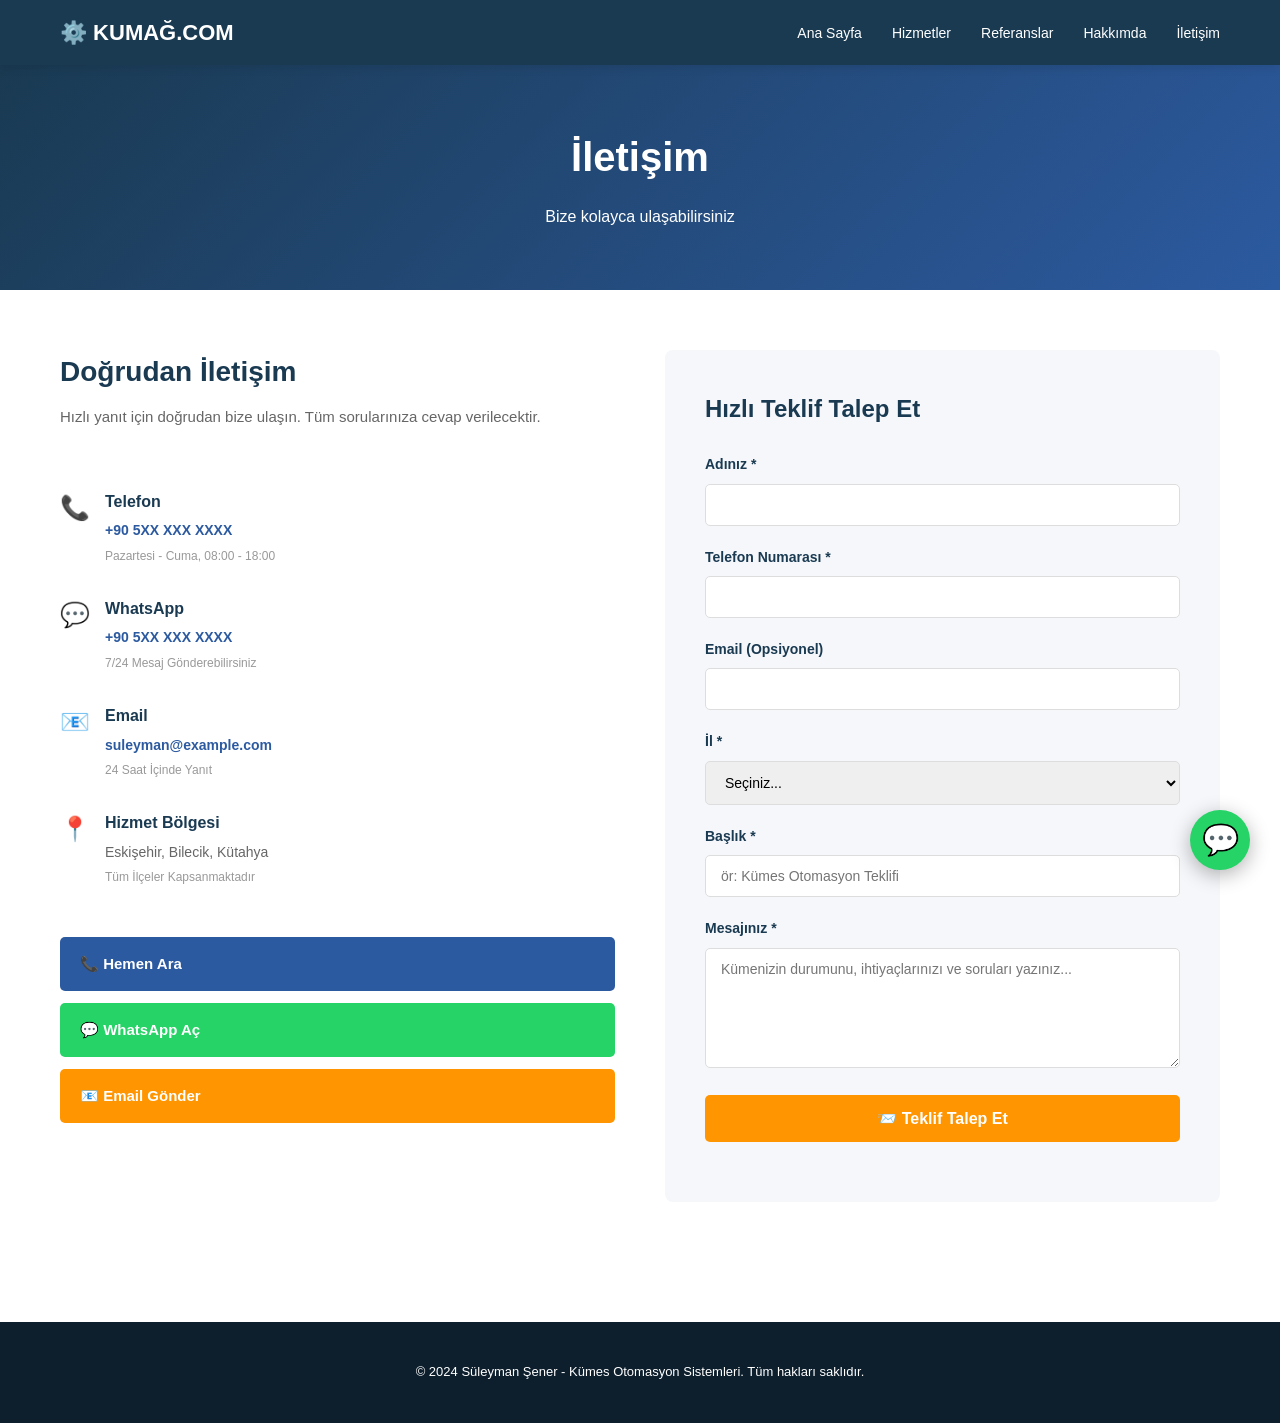
<file: iletisim.html>
<!DOCTYPE html>
<html lang="tr">
<head>
    <meta charset="UTF-8">
    <meta name="viewport" content="width=device-width, initial-scale=1.0">
    <title>İletişim | Kümes Otomasyon Sistemleri</title>
    <meta name="description" content="Bize ulaşın. Telefon, email, WhatsApp ve iletişim formu ile bağlanın. Hızlı yanıt garantisi.">
    <style>
        * {
            margin: 0;
            padding: 0;
            box-sizing: border-box;
        }

        :root {
            --primary: #1a3a52;
            --secondary: #2c5aa0;
            --accent: #ff9500;
            --light: #f5f7fa;
            --text: #333;
        }

        body {
            font-family: 'Segoe UI', Tahoma, Geneva, Verdana, sans-serif;
            color: var(--text);
            line-height: 1.6;
            background: #fff;
        }

        /* Header */
        header {
            background: var(--primary);
            color: white;
            padding: 15px 0;
            position: sticky;
            top: 0;
            z-index: 100;
            box-shadow: 0 2px 10px rgba(0,0,0,0.1);
        }

        nav {
            max-width: 1200px;
            margin: 0 auto;
            display: flex;
            justify-content: space-between;
            align-items: center;
            padding: 0 20px;
        }

        .logo {
            font-size: 22px;
            font-weight: bold;
        }

        nav ul {
            list-style: none;
            display: flex;
            gap: 30px;
        }

        nav a {
            color: white;
            text-decoration: none;
            font-size: 14px;
            font-weight: 500;
            transition: color 0.3s;
        }

        nav a:hover {
            color: var(--accent);
        }

        .menu-toggle {
            display: none;
            background: none;
            border: none;
            color: white;
            font-size: 24px;
            cursor: pointer;
        }

        @media (max-width: 768px) {
            nav ul {
                display: none;
                position: absolute;
                top: 60px;
                left: 0;
                right: 0;
                flex-direction: column;
                gap: 10px;
                background: var(--primary);
                padding: 20px;
            }

            nav ul.active {
                display: flex;
            }

            .menu-toggle {
                display: block;
            }
        }

        /* Page Header */
        .page-header {
            background: linear-gradient(135deg, var(--primary), var(--secondary));
            color: white;
            padding: 60px 20px;
            text-align: center;
        }

        .page-header h1 {
            font-size: 40px;
            margin-bottom: 15px;
        }

        /* Contact Container */
        .contact-container {
            max-width: 1200px;
            margin: 0 auto;
            padding: 60px 20px;
        }

        .contact-grid {
            display: grid;
            grid-template-columns: 1fr 1fr;
            gap: 50px;
            margin-bottom: 60px;
        }

        /* Contact Info */
        .contact-info {
            display: flex;
            flex-direction: column;
            gap: 30px;
        }

        .contact-info h2 {
            color: var(--primary);
            font-size: 28px;
            margin-bottom: 10px;
        }

        .contact-info p {
            color: #666;
            font-size: 15px;
            margin-bottom: 30px;
        }

        .contact-item {
            display: flex;
            gap: 15px;
            align-items: flex-start;
        }

        .contact-icon {
            font-size: 24px;
            color: var(--accent);
            min-width: 30px;
            text-align: center;
        }

        .contact-text h3 {
            color: var(--primary);
            margin-bottom: 5px;
            font-size: 16px;
        }

        .contact-text p {
            color: #666;
            font-size: 14px;
            margin: 0;
        }

        .contact-text a {
            color: var(--secondary);
            text-decoration: none;
            font-weight: 600;
            transition: color 0.3s;
        }

        .contact-text a:hover {
            color: var(--accent);
        }

        /* Quick Buttons */
        .quick-buttons {
            display: flex;
            flex-direction: column;
            gap: 12px;
            margin-top: 20px;
        }

        .quick-btn {
            padding: 15px 20px;
            border: none;
            border-radius: 5px;
            font-weight: 600;
            cursor: pointer;
            font-size: 15px;
            text-decoration: none;
            display: flex;
            align-items: center;
            gap: 10px;
            transition: all 0.3s;
        }

        .btn-phone {
            background: var(--secondary);
            color: white;
        }

        .btn-phone:hover {
            background: var(--primary);
            transform: translateX(5px);
        }

        .btn-whatsapp {
            background: #25d366;
            color: white;
        }

        .btn-whatsapp:hover {
            background: #1fa85c;
            transform: translateX(5px);
        }

        .btn-email {
            background: var(--accent);
            color: white;
        }

        .btn-email:hover {
            background: #ff8500;
            transform: translateX(5px);
        }

        /* Form */
        .contact-form {
            background: var(--light);
            padding: 40px;
            border-radius: 8px;
        }

        .contact-form h2 {
            color: var(--primary);
            font-size: 24px;
            margin-bottom: 25px;
        }

        .form-group {
            margin-bottom: 20px;
        }

        .form-group label {
            display: block;
            margin-bottom: 8px;
            color: var(--primary);
            font-weight: 600;
            font-size: 14px;
        }

        .form-group input,
        .form-group textarea,
        .form-group select {
            width: 100%;
            padding: 12px 15px;
            border: 1px solid #ddd;
            border-radius: 5px;
            font-family: inherit;
            font-size: 14px;
            transition: border-color 0.3s;
        }

        .form-group input:focus,
        .form-group textarea:focus,
        .form-group select:focus {
            outline: none;
            border-color: var(--accent);
            box-shadow: 0 0 5px rgba(255, 149, 0, 0.2);
        }

        .form-group textarea {
            resize: vertical;
            min-height: 120px;
        }

        .form-group button {
            width: 100%;
            padding: 14px;
            background: var(--accent);
            color: white;
            border: none;
            border-radius: 5px;
            font-weight: 600;
            font-size: 16px;
            cursor: pointer;
            transition: all 0.3s;
        }

        .form-group button:hover {
            background: #ff8500;
            transform: translateY(-2px);
        }

        .form-success {
            display: none;
            background: #d4edda;
            color: #155724;
            padding: 15px;
            border-radius: 5px;
            margin-bottom: 20px;
            text-align: center;
        }

        /* Responsive */
        @media (max-width: 768px) {
            .contact-grid {
                grid-template-columns: 1fr;
                gap: 40px;
            }

            .contact-form {
                padding: 30px 20px;
            }

            .page-header h1 {
                font-size: 32px;
            }
        }

        /* Footer */
        footer {
            background: #0d1f2d;
            color: white;
            padding: 40px 20px;
            text-align: center;
            font-size: 13px;
        }

        /* WhatsApp Button */
        .whatsapp-btn {
            position: fixed;
            bottom: 30px;
            right: 30px;
            width: 60px;
            height: 60px;
            background: #25d366;
            border-radius: 50%;
            display: flex;
            align-items: center;
            justify-content: center;
            font-size: 30px;
            color: white;
            text-decoration: none;
            z-index: 999;
            box-shadow: 0 5px 20px rgba(0,0,0,0.3);
            transition: all 0.3s;
        }

        .whatsapp-btn:hover {
            transform: scale(1.1);
        }
    </style>
</head>
<body>
    <!-- Header -->
    <header>
        <nav>
            <div class="logo">⚙️ KUMAĞ.COM</div>
            <ul id="menu">
                <li><a href="index.html">Ana Sayfa</a></li>
                <li><a href="hizmetler.html">Hizmetler</a></li>
                <li><a href="referanslar.html">Referanslar</a></li>
                <li><a href="hakkimda.html">Hakkımda</a></li>
                <li><a href="iletisim.html">İletişim</a></li>
            </ul>
            <button class="menu-toggle" id="menuToggle">☰</button>
        </nav>
    </header>

    <!-- Page Header -->
    <section class="page-header">
        <h1>İletişim</h1>
        <p>Bize kolayca ulaşabilirsiniz</p>
    </section>

    <!-- Contact -->
    <section class="contact-container">
        <div class="contact-grid">
            <!-- Contact Info -->
            <div class="contact-info">
                <div>
                    <h2>Doğrudan İletişim</h2>
                    <p>Hızlı yanıt için doğrudan bize ulaşın. Tüm sorularınıza cevap verilecektir.</p>
                </div>

                <div class="contact-item">
                    <div class="contact-icon">📞</div>
                    <div class="contact-text">
                        <h3>Telefon</h3>
                        <p><a href="tel:+905xxxxxxxxx">+90 5XX XXX XXXX</a></p>
                        <p style="font-size: 12px; color: #999; margin-top: 5px;">Pazartesi - Cuma, 08:00 - 18:00</p>
                    </div>
                </div>

                <div class="contact-item">
                    <div class="contact-icon">💬</div>
                    <div class="contact-text">
                        <h3>WhatsApp</h3>
                        <p><a href="https://wa.me/905xxxxxxxxx">+90 5XX XXX XXXX</a></p>
                        <p style="font-size: 12px; color: #999; margin-top: 5px;">7/24 Mesaj Gönderebilirsiniz</p>
                    </div>
                </div>

                <div class="contact-item">
                    <div class="contact-icon">📧</div>
                    <div class="contact-text">
                        <h3>Email</h3>
                        <p><a href="mailto:suleyman@example.com">suleyman@example.com</a></p>
                        <p style="font-size: 12px; color: #999; margin-top: 5px;">24 Saat İçinde Yanıt</p>
                    </div>
                </div>

                <div class="contact-item">
                    <div class="contact-icon">📍</div>
                    <div class="contact-text">
                        <h3>Hizmet Bölgesi</h3>
                        <p>Eskişehir, Bilecik, Kütahya</p>
                        <p style="font-size: 12px; color: #999; margin-top: 5px;">Tüm İlçeler Kapsanmaktadır</p>
                    </div>
                </div>

                <div class="quick-buttons">
                    <a href="tel:+905xxxxxxxxx" class="quick-btn btn-phone">
                        📞 Hemen Ara
                    </a>
                    <a href="https://wa.me/905xxxxxxxxx?text=Merhaba,%20teklif%20almak%20istiyorum." class="quick-btn btn-whatsapp">
                        💬 WhatsApp Aç
                    </a>
                    <a href="mailto:suleyman@example.com" class="quick-btn btn-email">
                        📧 Email Gönder
                    </a>
                </div>
            </div>

            <!-- Contact Form -->
            <div class="contact-form">
                <div class="form-success" id="formSuccess">
                    ✓ Mesajınız başarıyla gönderildi! En kısa sürede sizinle iletişime geçeceğiz.
                </div>

                <h2>Hızlı Teklif Talep Et</h2>
                <form id="contactForm">
                    <div class="form-group">
                        <label for="name">Adınız *</label>
                        <input type="text" id="name" name="name" required>
                    </div>

                    <div class="form-group">
                        <label for="phone">Telefon Numarası *</label>
                        <input type="tel" id="phone" name="phone" required>
                    </div>

                    <div class="form-group">
                        <label for="email">Email (Opsiyonel)</label>
                        <input type="email" id="email" name="email">
                    </div>

                    <div class="form-group">
                        <label for="location">İl *</label>
                        <select id="location" name="location" required>
                            <option value="">Seçiniz...</option>
                            <option value="Eskişehir">Eskişehir</option>
                            <option value="Bilecik">Bilecik</option>
                            <option value="Kütahya">Kütahya</option>
                            <option value="Diğer">Diğer</option>
                        </select>
                    </div>

                    <div class="form-group">
                        <label for="subject">Başlık *</label>
                        <input type="text" id="subject" name="subject" placeholder="ör: Kümes Otomasyon Teklifi" required>
                    </div>

                    <div class="form-group">
                        <label for="message">Mesajınız *</label>
                        <textarea id="message" name="message" placeholder="Kümenizin durumunu, ihtiyaçlarınızı ve soruları yazınız..." required></textarea>
                    </div>

                    <div class="form-group">
                        <button type="submit">📨 Teklif Talep Et</button>
                    </div>
                </form>
            </div>
        </div>
    </section>

    <!-- Footer -->
    <footer>
        <p>&copy; 2024 Süleyman Şener - Kümes Otomasyon Sistemleri. Tüm hakları saklıdır.</p>
    </footer>

    <!-- WhatsApp Button -->
    <a href="https://wa.me/905xxxxxxxxx?text=Merhaba,%20teklif%20almak%20istiyorum." class="whatsapp-btn" title="WhatsApp ile yazın">💬</a>

    <script>
        // Mobile Menu
        document.getElementById('menuToggle').addEventListener('click', function() {
            document.getElementById('menu').classList.toggle('active');
        });

        document.querySelectorAll('#menu a').forEach(link => {
            link.addEventListener('click', function() {
                document.getElementById('menu').classList.remove('active');
            });
        });

        // Form Handler
        document.getElementById('contactForm').addEventListener('submit', function(e) {
            e.preventDefault();

            const name = document.getElementById('name').value;
            const phone = document.getElementById('phone').value;
            const subject = document.getElementById('subject').value;
            const message = document.getElementById('message').value;
            const location = document.getElementById('location').value;

            // WhatsApp mesajı
            const whatsappMessage = encodeURIComponent(
                `Merhaba,\n\n` +
                `Ad/Soyad: ${name}\n` +
                `Telefon: ${phone}\n` +
                `İl: ${location}\n` +
                `Konu: ${subject}\n` +
                `Mesaj: ${message}`
            );

            // WhatsApp'a yönlendir
            window.location.href = `https://wa.me/905xxxxxxxxx?text=${whatsappMessage}`;

            // Form success mesajı göster
            document.getElementById('formSuccess').style.display = 'block';
            
            // 3 saniye sonra sayfayı kayır
            setTimeout(() => {
                document.getElementById('contactForm').reset();
                document.getElementById('formSuccess').style.display = 'none';
            }, 3000);
        });
    </script>
</body>
</html>
</file>
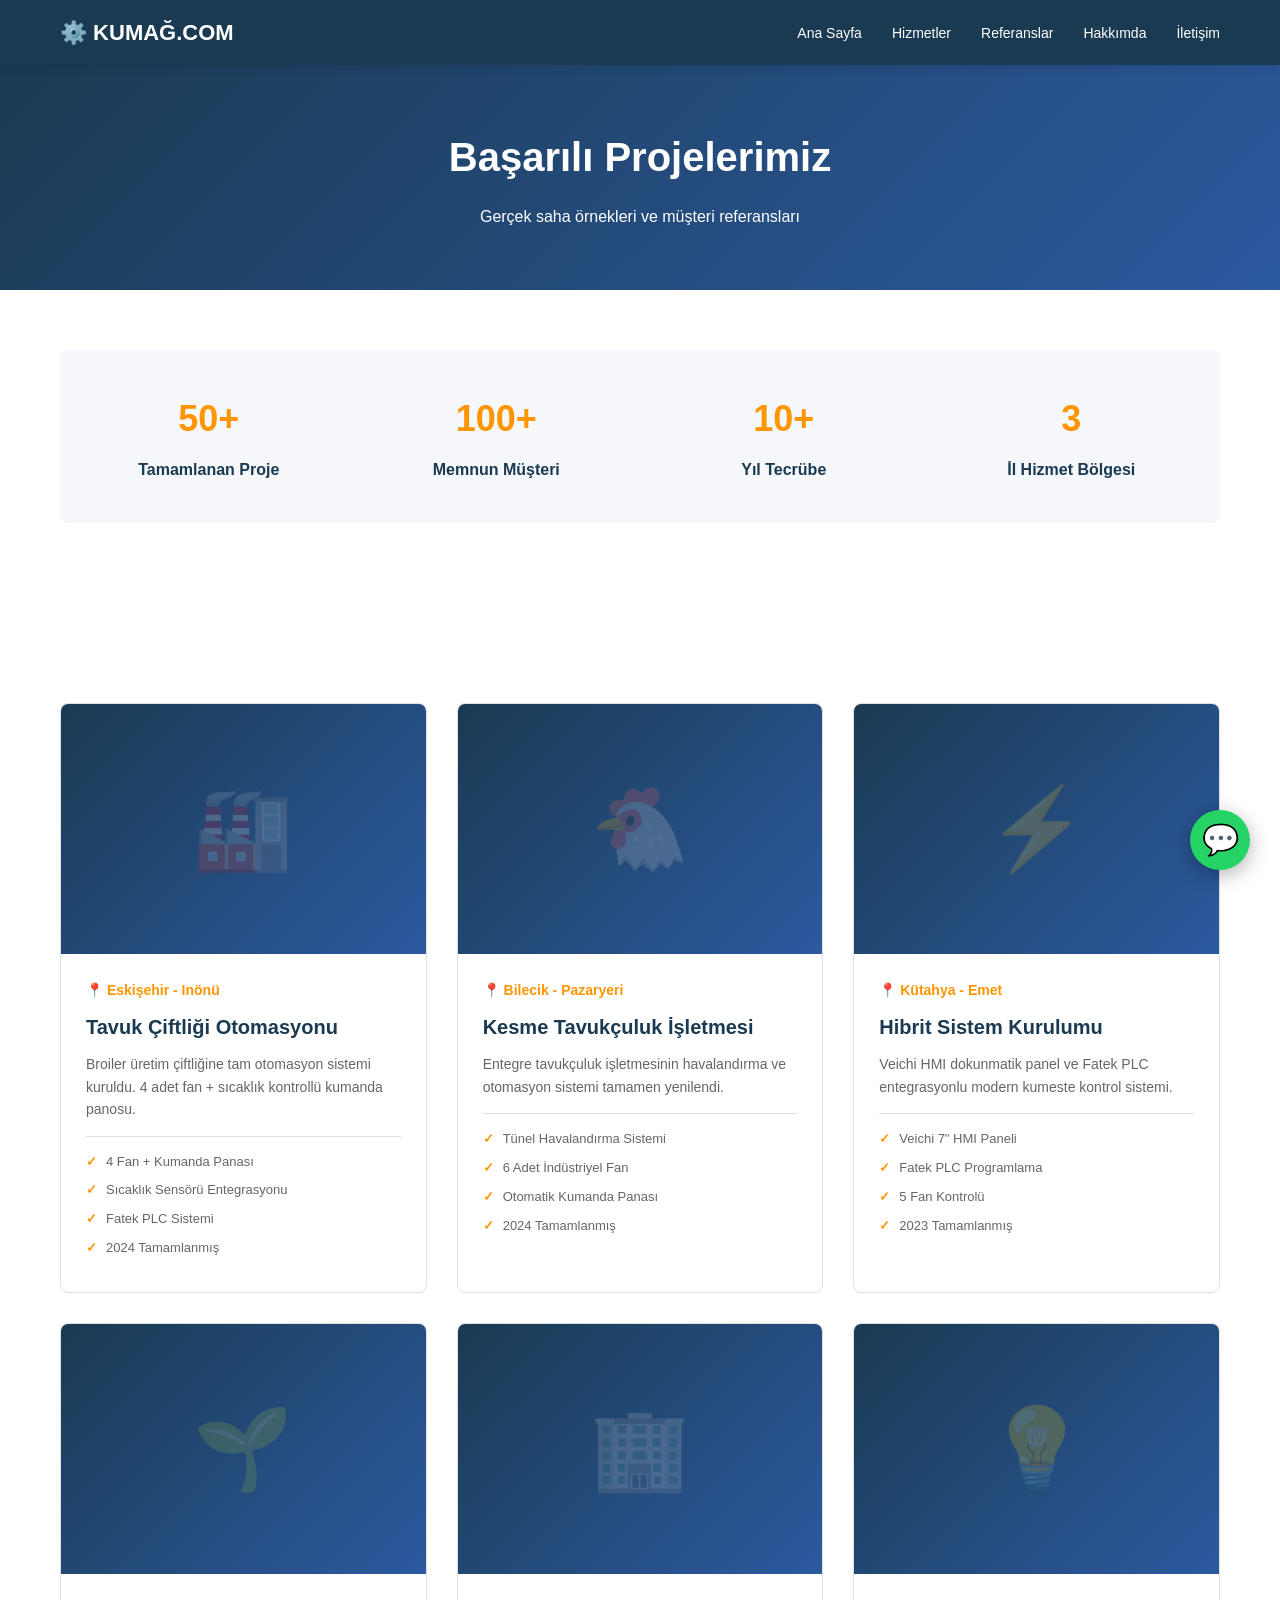
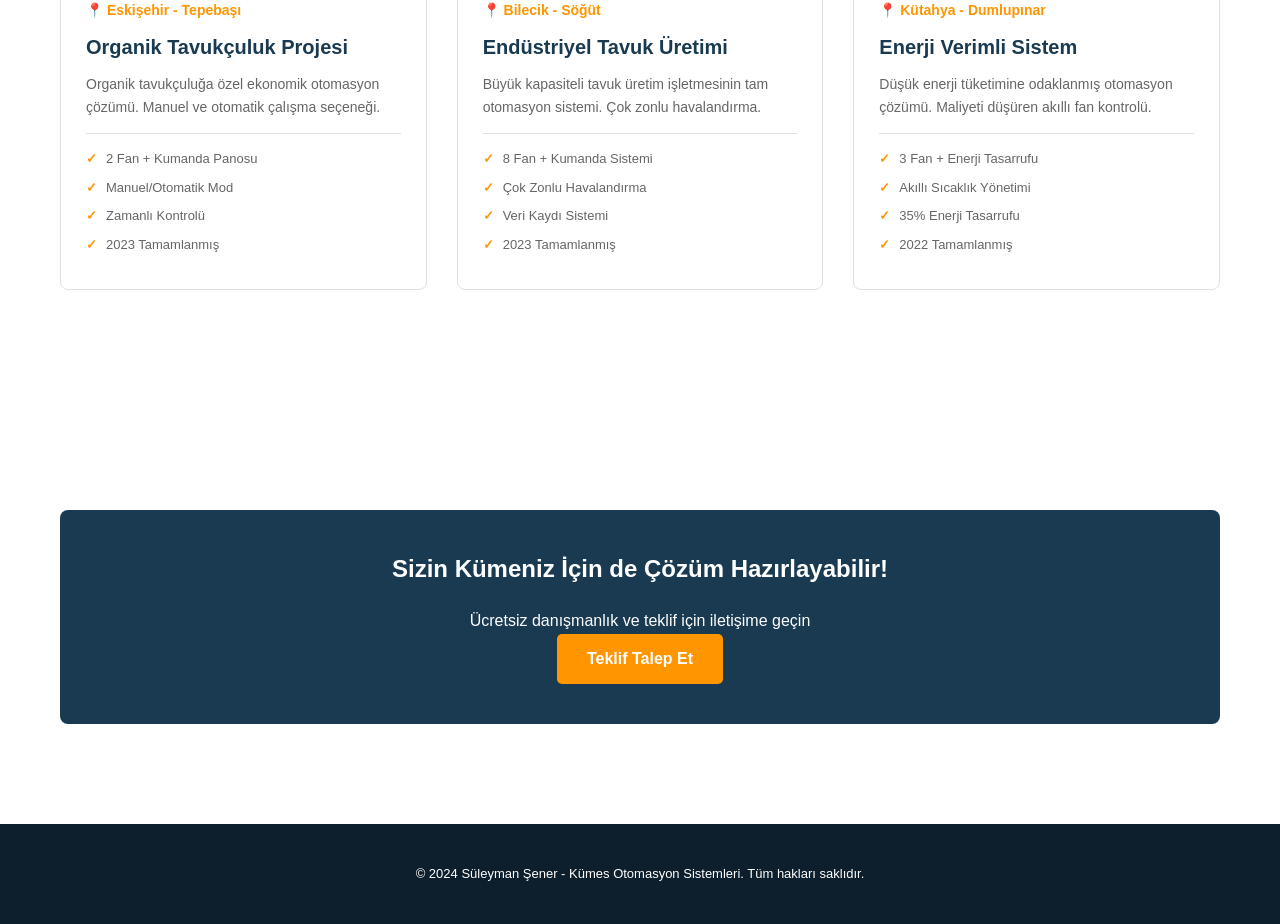
<file: referanslar.html>
<!DOCTYPE html>
<html lang="tr">
<head>
    <meta charset="UTF-8">
    <meta name="viewport" content="width=device-width, initial-scale=1.0">
    <title>Referanslar | Kümes Otomasyon Sistemleri</title>
    <meta name="description" content="Başarıyla tamamlanan kümes otomasyon projeleri. Gerçek saha örnekleri ve müşteri referansları.">
    <style>
        * {
            margin: 0;
            padding: 0;
            box-sizing: border-box;
        }

        :root {
            --primary: #1a3a52;
            --secondary: #2c5aa0;
            --accent: #ff9500;
            --light: #f5f7fa;
            --text: #333;
        }

        body {
            font-family: 'Segoe UI', Tahoma, Geneva, Verdana, sans-serif;
            color: var(--text);
            line-height: 1.6;
            background: #fff;
        }

        /* Header */
        header {
            background: var(--primary);
            color: white;
            padding: 15px 0;
            position: sticky;
            top: 0;
            z-index: 100;
            box-shadow: 0 2px 10px rgba(0,0,0,0.1);
        }

        nav {
            max-width: 1200px;
            margin: 0 auto;
            display: flex;
            justify-content: space-between;
            align-items: center;
            padding: 0 20px;
        }

        .logo {
            font-size: 22px;
            font-weight: bold;
        }

        nav ul {
            list-style: none;
            display: flex;
            gap: 30px;
        }

        nav a {
            color: white;
            text-decoration: none;
            font-size: 14px;
            font-weight: 500;
            transition: color 0.3s;
        }

        nav a:hover {
            color: var(--accent);
        }

        .menu-toggle {
            display: none;
            background: none;
            border: none;
            color: white;
            font-size: 24px;
            cursor: pointer;
        }

        @media (max-width: 768px) {
            nav ul {
                display: none;
                position: absolute;
                top: 60px;
                left: 0;
                right: 0;
                flex-direction: column;
                gap: 10px;
                background: var(--primary);
                padding: 20px;
            }

            nav ul.active {
                display: flex;
            }

            .menu-toggle {
                display: block;
            }
        }

        /* Page Header */
        .page-header {
            background: linear-gradient(135deg, var(--primary), var(--secondary));
            color: white;
            padding: 60px 20px;
            text-align: center;
        }

        .page-header h1 {
            font-size: 40px;
            margin-bottom: 15px;
        }

        /* Container */
        .container {
            max-width: 1200px;
            margin: 0 auto;
            padding: 60px 20px;
        }

        /* Filter Buttons */
        .filters {
            display: flex;
            justify-content: center;
            gap: 15px;
            flex-wrap: wrap;
            margin-bottom: 40px;
        }

        .filter-btn {
            padding: 10px 20px;
            border: 2px solid var(--primary);
            background: white;
            color: var(--primary);
            border-radius: 5px;
            cursor: pointer;
            font-weight: 600;
            transition: all 0.3s;
        }

        .filter-btn.active {
            background: var(--primary);
            color: white;
        }

        .filter-btn:hover {
            background: var(--primary);
            color: white;
        }

        /* Projects Grid */
        .projects-grid {
            display: grid;
            grid-template-columns: repeat(auto-fill, minmax(300px, 1fr));
            gap: 30px;
            margin-bottom: 60px;
        }

        .project-card {
            background: white;
            border: 1px solid #e0e0e0;
            border-radius: 8px;
            overflow: hidden;
            transition: all 0.3s;
        }

        .project-card:hover {
            box-shadow: 0 10px 30px rgba(0,0,0,0.15);
            transform: translateY(-5px);
        }

        .project-image {
            width: 100%;
            height: 250px;
            background: linear-gradient(135deg, var(--primary), var(--secondary));
            display: flex;
            align-items: center;
            justify-content: center;
            font-size: 80px;
            color: rgba(255,255,255,0.2);
        }

        .project-content {
            padding: 25px;
        }

        .project-location {
            display: flex;
            align-items: center;
            gap: 8px;
            color: var(--accent);
            font-weight: 600;
            margin-bottom: 10px;
            font-size: 14px;
        }

        .project-title {
            color: var(--primary);
            margin-bottom: 10px;
            font-size: 20px;
            font-weight: 700;
        }

        .project-description {
            color: #666;
            font-size: 14px;
            margin-bottom: 15px;
            line-height: 1.6;
        }

        .project-details {
            border-top: 1px solid #e0e0e0;
            padding-top: 15px;
            margin-top: 15px;
        }

        .detail-item {
            font-size: 13px;
            color: #666;
            margin-bottom: 8px;
            padding-left: 20px;
            position: relative;
        }

        .detail-item:before {
            content: "✓";
            position: absolute;
            left: 0;
            color: var(--accent);
            font-weight: bold;
        }

        /* Stats Section */
        .stats {
            background: var(--light);
            padding: 40px 20px;
            border-radius: 8px;
            margin-bottom: 60px;
        }

        .stats-grid {
            display: grid;
            grid-template-columns: repeat(auto-fit, minmax(200px, 1fr));
            gap: 30px;
            text-align: center;
        }

        .stat-item h3 {
            font-size: 36px;
            color: var(--accent);
            margin-bottom: 10px;
        }

        .stat-item p {
            color: var(--primary);
            font-weight: 600;
        }

        /* CTA */
        .cta {
            background: var(--primary);
            color: white;
            padding: 40px 20px;
            text-align: center;
            border-radius: 8px;
            margin: 40px 0;
        }

        .cta h2 {
            margin-bottom: 20px;
        }

        .btn {
            display: inline-block;
            padding: 12px 30px;
            background: var(--accent);
            color: white;
            text-decoration: none;
            border-radius: 5px;
            font-weight: 600;
            transition: all 0.3s;
            border: none;
            cursor: pointer;
        }

        .btn:hover {
            background: #ff8500;
            transform: translateY(-2px);
        }

        /* Footer */
        footer {
            background: #0d1f2d;
            color: white;
            padding: 40px 20px;
            text-align: center;
            font-size: 13px;
        }

        /* WhatsApp Button */
        .whatsapp-btn {
            position: fixed;
            bottom: 30px;
            right: 30px;
            width: 60px;
            height: 60px;
            background: #25d366;
            border-radius: 50%;
            display: flex;
            align-items: center;
            justify-content: center;
            font-size: 30px;
            color: white;
            text-decoration: none;
            z-index: 999;
            box-shadow: 0 5px 20px rgba(0,0,0,0.3);
            transition: all 0.3s;
        }

        .whatsapp-btn:hover {
            transform: scale(1.1);
        }
    </style>
</head>
<body>
    <!-- Header -->
    <header>
        <nav>
            <div class="logo">⚙️ KUMAĞ.COM</div>
            <ul id="menu">
                <li><a href="index.html">Ana Sayfa</a></li>
                <li><a href="hizmetler.html">Hizmetler</a></li>
                <li><a href="referanslar.html">Referanslar</a></li>
                <li><a href="hakkimda.html">Hakkımda</a></li>
                <li><a href="iletisim.html">İletişim</a></li>
            </ul>
            <button class="menu-toggle" id="menuToggle">☰</button>
        </nav>
    </header>

    <!-- Page Header -->
    <section class="page-header">
        <h1>Başarılı Projelerimiz</h1>
        <p>Gerçek saha örnekleri ve müşteri referansları</p>
    </section>

    <!-- Stats -->
    <section class="container">
        <div class="stats">
            <div class="stats-grid">
                <div class="stat-item">
                    <h3>50+</h3>
                    <p>Tamamlanan Proje</p>
                </div>
                <div class="stat-item">
                    <h3>100+</h3>
                    <p>Memnun Müşteri</p>
                </div>
                <div class="stat-item">
                    <h3>10+</h3>
                    <p>Yıl Tecrübe</p>
                </div>
                <div class="stat-item">
                    <h3>3</h3>
                    <p>İl Hizmet Bölgesi</p>
                </div>
            </div>
        </div>
    </section>

    <!-- Projects -->
    <section class="container">
        <div class="projects-grid">
            <!-- Project 1 -->
            <div class="project-card">
                <div class="project-image">🏭</div>
                <div class="project-content">
                    <div class="project-location">📍 Eskişehir - Inönü</div>
                    <h3 class="project-title">Tavuk Çiftliği Otomasyonu</h3>
                    <p class="project-description">Broiler üretim çiftliğine tam otomasyon sistemi kuruldu. 4 adet fan + sıcaklık kontrollü kumanda panosu.</p>
                    <div class="project-details">
                        <div class="detail-item">4 Fan + Kumanda Panası</div>
                        <div class="detail-item">Sıcaklık Sensörü Entegrasyonu</div>
                        <div class="detail-item">Fatek PLC Sistemi</div>
                        <div class="detail-item">2024 Tamamlanmış</div>
                    </div>
                </div>
            </div>

            <!-- Project 2 -->
            <div class="project-card">
                <div class="project-image">🐔</div>
                <div class="project-content">
                    <div class="project-location">📍 Bilecik - Pazaryeri</div>
                    <h3 class="project-title">Kesme Tavukçuluk İşletmesi</h3>
                    <p class="project-description">Entegre tavukçuluk işletmesinin havalandırma ve otomasyon sistemi tamamen yenilendi.</p>
                    <div class="project-details">
                        <div class="detail-item">Tünel Havalandırma Sistemi</div>
                        <div class="detail-item">6 Adet İndüstriyel Fan</div>
                        <div class="detail-item">Otomatik Kumanda Panası</div>
                        <div class="detail-item">2024 Tamamlanmış</div>
                    </div>
                </div>
            </div>

            <!-- Project 3 -->
            <div class="project-card">
                <div class="project-image">⚡</div>
                <div class="project-content">
                    <div class="project-location">📍 Kütahya - Emet</div>
                    <h3 class="project-title">Hibrit Sistem Kurulumu</h3>
                    <p class="project-description">Veichi HMI dokunmatik panel ve Fatek PLC entegrasyonlu modern kumeste kontrol sistemi.</p>
                    <div class="project-details">
                        <div class="detail-item">Veichi 7" HMI Paneli</div>
                        <div class="detail-item">Fatek PLC Programlama</div>
                        <div class="detail-item">5 Fan Kontrolü</div>
                        <div class="detail-item">2023 Tamamlanmış</div>
                    </div>
                </div>
            </div>

            <!-- Project 4 -->
            <div class="project-card">
                <div class="project-image">🌱</div>
                <div class="project-content">
                    <div class="project-location">📍 Eskişehir - Tepebaşı</div>
                    <h3 class="project-title">Organik Tavukçuluk Projesi</h3>
                    <p class="project-description">Organik tavukçuluğa özel ekonomik otomasyon çözümü. Manuel ve otomatik çalışma seçeneği.</p>
                    <div class="project-details">
                        <div class="detail-item">2 Fan + Kumanda Panosu</div>
                        <div class="detail-item">Manuel/Otomatik Mod</div>
                        <div class="detail-item">Zamanlı Kontrolü</div>
                        <div class="detail-item">2023 Tamamlanmış</div>
                    </div>
                </div>
            </div>

            <!-- Project 5 -->
            <div class="project-card">
                <div class="project-image">🏢</div>
                <div class="project-content">
                    <div class="project-location">📍 Bilecik - Söğüt</div>
                    <h3 class="project-title">Endüstriyel Tavuk Üretimi</h3>
                    <p class="project-description">Büyük kapasiteli tavuk üretim işletmesinin tam otomasyon sistemi. Çok zonlu havalandırma.</p>
                    <div class="project-details">
                        <div class="detail-item">8 Fan + Kumanda Sistemi</div>
                        <div class="detail-item">Çok Zonlu Havalandırma</div>
                        <div class="detail-item">Veri Kaydı Sistemi</div>
                        <div class="detail-item">2023 Tamamlanmış</div>
                    </div>
                </div>
            </div>

            <!-- Project 6 -->
            <div class="project-card">
                <div class="project-image">💡</div>
                <div class="project-content">
                    <div class="project-location">📍 Kütahya - Dumlupınar</div>
                    <h3 class="project-title">Enerji Verimli Sistem</h3>
                    <p class="project-description">Düşük enerji tüketimine odaklanmış otomasyon çözümü. Maliyeti düşüren akıllı fan kontrolü.</p>
                    <div class="project-details">
                        <div class="detail-item">3 Fan + Enerji Tasarrufu</div>
                        <div class="detail-item">Akıllı Sıcaklık Yönetimi</div>
                        <div class="detail-item">35% Enerji Tasarrufu</div>
                        <div class="detail-item">2022 Tamamlanmış</div>
                    </div>
                </div>
            </div>
        </div>
    </section>

    <!-- CTA -->
    <section class="container">
        <div class="cta">
            <h2>Sizin Kümeniz İçin de Çözüm Hazırlayabilir!</h2>
            <p>Ücretsiz danışmanlık ve teklif için iletişime geçin</p>
            <a href="iletisim.html" class="btn">Teklif Talep Et</a>
        </div>
    </section>

    <!-- Footer -->
    <footer>
        <p>&copy; 2024 Süleyman Şener - Kümes Otomasyon Sistemleri. Tüm hakları saklıdır.</p>
    </footer>

    <!-- WhatsApp Button -->
    <a href="https://wa.me/905xxxxxxxxx?text=Merhaba,%20referanslarınızı%20gördüm,%20benim%20için%20teklif%20almak%20istiyorum." class="whatsapp-btn">💬</a>

    <script>
        document.getElementById('menuToggle').addEventListener('click', function() {
            document.getElementById('menu').classList.toggle('active');
        });

        document.querySelectorAll('#menu a').forEach(link => {
            link.addEventListener('click', function() {
                document.getElementById('menu').classList.remove('active');
            });
        });
    </script>
</body>
</html>
</file>
